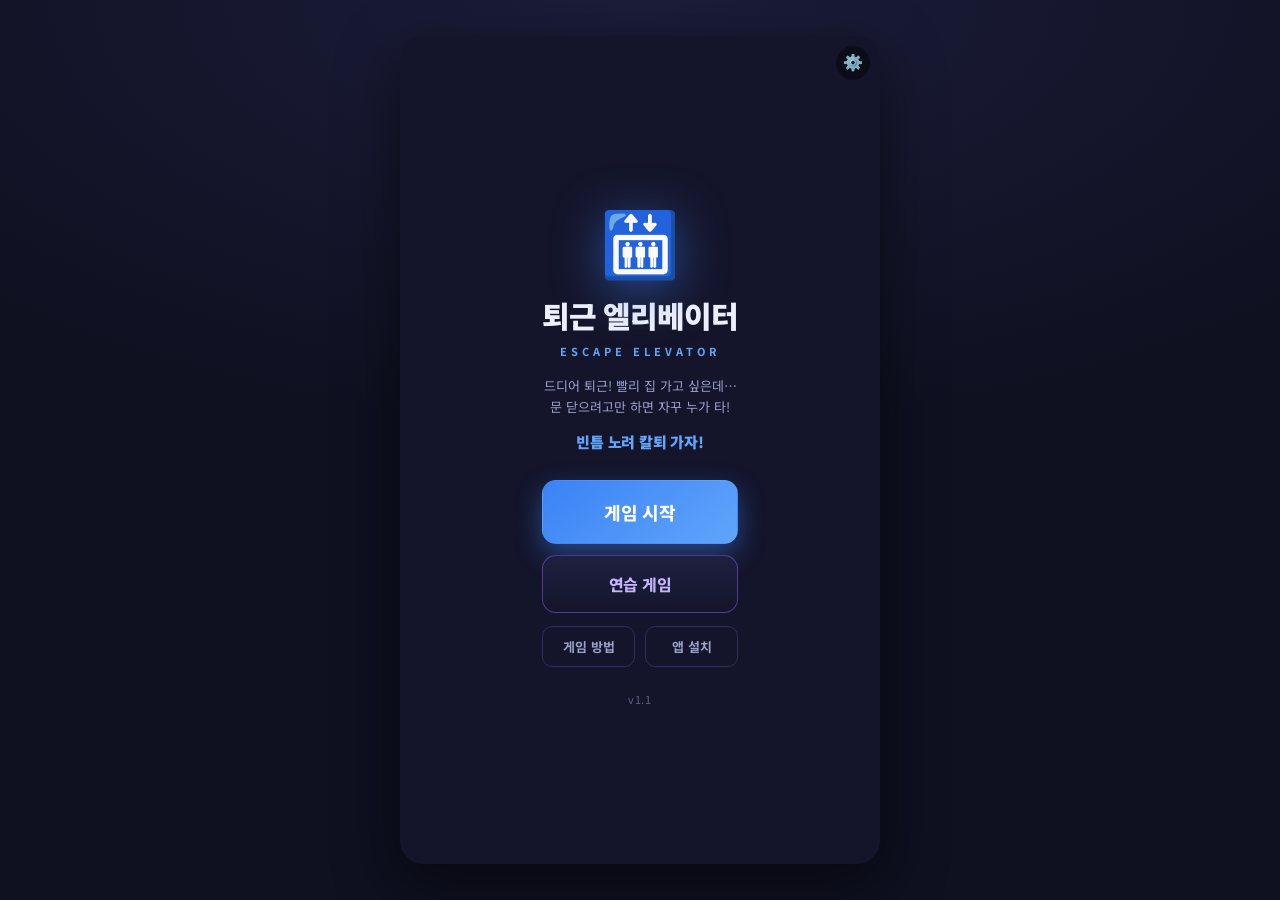
<file: index.html>
<!DOCTYPE html>
<html lang="ko">
<head>
<meta charset="UTF-8">
<meta name="viewport" content="width=device-width, initial-scale=1.0, maximum-scale=1.0, user-scalable=no, viewport-fit=cover">
<meta name="theme-color" content="#14152b">
<title>퇴근 엘리베이터 — Escape Elevator</title>
<link rel="manifest" href="manifest.webmanifest">
<link rel="icon" href="favicon.png" type="image/png">
<link rel="apple-touch-icon" href="icons/apple-touch-icon.png">
<meta name="mobile-web-app-capable" content="yes">
<meta name="apple-mobile-web-app-capable" content="yes">
<meta name="apple-mobile-web-app-status-bar-style" content="black-translucent">
<meta name="apple-mobile-web-app-title" content="퇴근 엘베">
<link href="https://fonts.googleapis.com/css2?family=Noto+Sans+KR:wght@400;700;900&display=swap" rel="stylesheet">
<link rel="stylesheet" href="styles.css">
</head>
<body>
<div id="app">
  <div class="settings-wrap">
    <button id="btnSettings" class="settings-btn" aria-label="설정">⚙️</button>
    <div class="settings-panel" id="settingsPanel">
      <button id="btnBgm" class="set-row"><span>🎵 배경음</span><span class="set-state" id="bgmState">ON</span></button>
      <button id="btnSfx" class="set-row"><span>🔊 효과음</span><span class="set-state" id="sfxState">ON</span></button>
      <button id="btnQuit" class="set-row set-quit">← 메인으로 나가기</button>
    </div>
  </div>

  <!-- ===== 메인 화면 ===== -->
  <section id="menu" class="screen active">
    <div class="menu-inner">
      <div class="logo">🛗</div>
      <h1>퇴근 엘리베이터</h1>
      <p class="subtitle">ESCAPE ELEVATOR</p>
      <p class="tagline">드디어 퇴근! 빨리 집 가고 싶은데…<br>문 닫으려고만 하면 자꾸 누가 타!</p>
      <p class="tag-cta">빈틈 노려 칼퇴 가자!</p>

      <div class="menu-actions">
        <button id="btnStart" class="menu-act primary">게임 시작</button>
        <button id="btnPractice" class="menu-act practice">연습 게임</button>
        <div class="menu-links">
          <button id="btnHelp" class="menu-link">게임 방법</button>
          <button id="btnInstall" class="menu-link">앱 설치</button>
        </div>
      </div>
      <div class="version">v1.1</div>
    </div>
  </section>

  <!-- ===== 게임 방법 화면 ===== -->
  <section id="helpScreen" class="screen">
    <div class="help-inner">
      <button id="btnHelpBack" class="back-btn">← 메인</button>
      <h2 class="stage-h">게임 방법</h2>

      <div class="help-card win">
        <div class="help-sub good">🎉 승리</div>
        <p class="help-line">제한 시간 안에 <b>20층 꼭대기 → 1층 로비</b>까지 엘리베이터로 내려가면 퇴근 성공!</p>
      </div>

      <div class="help-card lose">
        <div class="help-sub bad">🫠 게임 오버 (야근)</div>
        <p class="help-line"><b>하트 0개</b>가 되거나 <b>제한 시간</b>이 끝나면 게임 오버.</p>
      </div>

      <div class="help-card tip">
        <div class="help-sub">💡 꿀팁</div>
        <ul class="help-rules">
          <li>하늘에서 떨어지는 <b>❤️ 하트</b>를 탭해서 줍기</li>
          <li>승객이 <b>오는 중에 닫으면</b> 하트 −1 → 빈 틈을 노리기</li>
          <li>문 닫기는 <b>2초</b>만 버티면 한 층 내려감</li>
        </ul>
      </div>

      <div class="help-card pax">
        <div class="help-sub">🚶 승객</div>
        <div class="rules-pax">
          <div class="pax low"><span>🎓</span><b>인턴</b><i>느림</i><em class="pax-spd">×0.8</em></div>
          <div class="pax mid"><span>🧑‍💼</span><b>사원</b><i>보통</i><em class="pax-spd">×1.0</em></div>
          <div class="pax high"><span>📦</span><b>택배</b><i>빠름</i><em class="pax-spd">×1.3</em><em class="pax-eff">⏱ 문 1.5초 잠김</em></div>
          <div class="pax max"><span>👔</span><b>부장</b><i>더 빠름</i><em class="pax-spd">×1.5</em></div>
          <div class="pax ceo"><span>🕴️</span><b>대표</b><i>초고속</i><em class="pax-spd">×1.9</em></div>
        </div>
      </div>
    </div>
  </section>

  <!-- ===== 단계 선택 화면 ===== -->
  <section id="stageScreen" class="screen">
    <div class="stage-inner">
      <button id="btnBack" class="back-btn">← 메인</button>
      <h2 class="stage-h">단계 선택</h2>
      <p class="stage-sub">🏢 모든 단계 <b>20층</b> — 꼭대기에서 1층 로비까지 내려가면 퇴근 성공!</p>
      <div class="stage-list">
        <button class="stage-card s1" data-stage="1">
          <span class="sc-emoji">☕</span>
          <span class="sc-text"><b>1단계 · 느긋한 오후</b><i>승객 드뭄·느림</i></span>
          <span class="sc-meta"><span class="dots">●○○○○</span><span class="sc-heart">❤️×1</span><span class="sc-best">최고 점수 <b id="best1">0</b></span><span class="sc-floor">최고 도달 <b id="floor1">-</b></span></span>
        </button>
        <button class="stage-card s2" data-stage="2">
          <span class="sc-emoji">🚶</span>
          <span class="sc-text"><b>2단계 · 평범한 퇴근</b><i>표준 난이도</i></span>
          <span class="sc-meta"><span class="dots">●●○○○</span><span class="sc-heart">❤️×2</span><span class="sc-best">최고 점수 <b id="best2">0</b></span><span class="sc-floor">최고 도달 <b id="floor2">-</b></span></span>
        </button>
        <button class="stage-card s3" data-stage="3">
          <span class="sc-emoji">🏃</span>
          <span class="sc-text"><b>3단계 · 러시아워</b><i>자주·빠르게</i></span>
          <span class="sc-meta"><span class="dots">●●●○○</span><span class="sc-heart">❤️×3</span><span class="sc-best">최고 점수 <b id="best3">0</b></span><span class="sc-floor">최고 도달 <b id="floor3">-</b></span></span>
        </button>
        <button class="stage-card s4" data-stage="4">
          <span class="sc-emoji">🔥</span>
          <span class="sc-text"><b>4단계 · 야근 지옥</b><i>쉴 틈 없음</i></span>
          <span class="sc-meta"><span class="dots">●●●●○</span><span class="sc-heart">❤️×4</span><span class="sc-best">최고 점수 <b id="best4">0</b></span><span class="sc-floor">최고 도달 <b id="floor4">-</b></span></span>
        </button>
        <button class="stage-card s5" data-stage="5">
          <span class="sc-emoji">😈</span>
          <span class="sc-text"><b>5단계 · 대표님 등장</b><i>초고속 대표 🕴️ 출현</i></span>
          <span class="sc-meta"><span class="dots">●●●●●</span><span class="sc-heart">❤️×5</span><span class="sc-best">최고 점수 <b id="best5">0</b></span><span class="sc-floor">최고 도달 <b id="floor5">-</b></span></span>
        </button>
      </div>
    </div>
  </section>

  <!-- ===== 게임 화면 ===== -->
  <section id="game" class="screen">
    <header class="hud">
      <div class="stat"><span class="stat-l">층수</span><span class="stat-v"><b id="hudFloor">1</b>F</span></div>
      <div class="stat"><span class="stat-l">점수</span><span class="stat-v"><b id="hudScore">0</b></span></div>
      <div class="stat" id="timeStat" style="display:none"><span class="stat-l">시간</span><span class="stat-v" id="hudTime">2:30</span></div>
      <div class="stat combo" id="hudCombo"><span class="stat-l">콤보</span><span class="stat-v">🔥<b id="hudComboN">1</b></span></div>
      <div class="hearts" id="hearts"></div>
    </header>
    <div class="subbar">
      <span class="stage-tag" id="stageTag">2단계 · 20층 빌딩</span>
      <span class="goal-tag" id="goalTag">로비까지 19층</span>
      <button id="btnPause" class="icon-btn" aria-label="일시정지">⏸</button>
      <button id="btnExit" class="icon-btn" aria-label="나가기">←</button>
    </div>

    <div class="stage" id="stage">
      <div class="sky" id="sky"></div>
      <div class="elevator" id="elevator">
        <div class="ele-head"><b id="eleFloor">1</b>F</div>
        <div class="ele-cabin">
          <div class="door door-left" id="doorLeft"></div>
          <div class="door door-right" id="doorRight"></div>
        </div>
      </div>
      <div class="lane" id="lane"></div>
      <div class="floor-line"></div>
      <div class="descent-rail" id="descentRail">
        <div class="dr-fill" id="descentFill"></div>
        <div class="dr-flag">🏁</div>
      </div>
      <div class="countdown" id="countdown"></div>
      <div class="flash" id="flash"></div>
    </div>

    <div class="controls">
      <button id="btnClose" class="btn-close">
        <span id="closeLabel">🚪 문 닫기</span>
        <span id="closeFill" class="close-fill"></span>
      </button>
      <div class="key-hint">또는 <b>Space</b> · <b>↓</b> 키</div>
    </div>

    <div class="pause-overlay" id="pauseOverlay">
      <div class="pause-box">
        <div class="pause-title">⏸ 일시정지</div>
        <button id="btnResume" class="btn-primary">계속하기</button>
        <button id="btnPauseHome" class="btn-ghost">메인으로</button>
      </div>
    </div>
  </section>

  <!-- ===== 결과 화면 ===== -->
  <section id="result" class="screen">
    <div class="result-inner">
      <div class="result-emoji" id="rEmoji">🫠</div>
      <h2 id="rTitle">퇴근 실패…</h2>
      <div id="rRecord" class="record-badge">🎉 신기록!</div>
      <div class="result-stage" id="rStage">2단계 · 평범한 퇴근</div>
      <div class="result-score"><span class="lbl">최종 점수</span><b id="rScore">0</b></div>
      <div class="result-stats">
        <div class="rs"><span>도달 층수</span><b><span id="rFloor">1</span>F</b></div>
        <div class="rs"><span>출발 성공</span><b id="rSucc">0</b></div>
        <div class="rs"><span>방해 받음</span><b id="rFail">0</b></div>
        <div class="rs"><span>플레이 시간</span><b id="rTime">0:00</b></div>
        <div class="rs"><span>최고 점수</span><b id="rBest">0</b></div>
        <div class="rs"><span>최고 도달 층</span><b id="rBestFloor">-</b></div>
      </div>
      <div class="result-actions">
        <button id="btnNext" class="btn-primary" style="display:none">다음 단계 ▶</button>
        <button id="btnRetry" class="btn-primary">다시하기</button>
      </div>
      <button id="btnHome" class="btn-ghost">메인으로</button>
    </div>
  </section>

</div>

<script src="js/config.js"></script>
<script src="js/audio.js"></script>
<script src="js/storage.js"></script>
<script src="js/game.js"></script>
<script src="js/ui.js"></script>
<script src="js/main.js"></script>
</body>
</html>
</file>
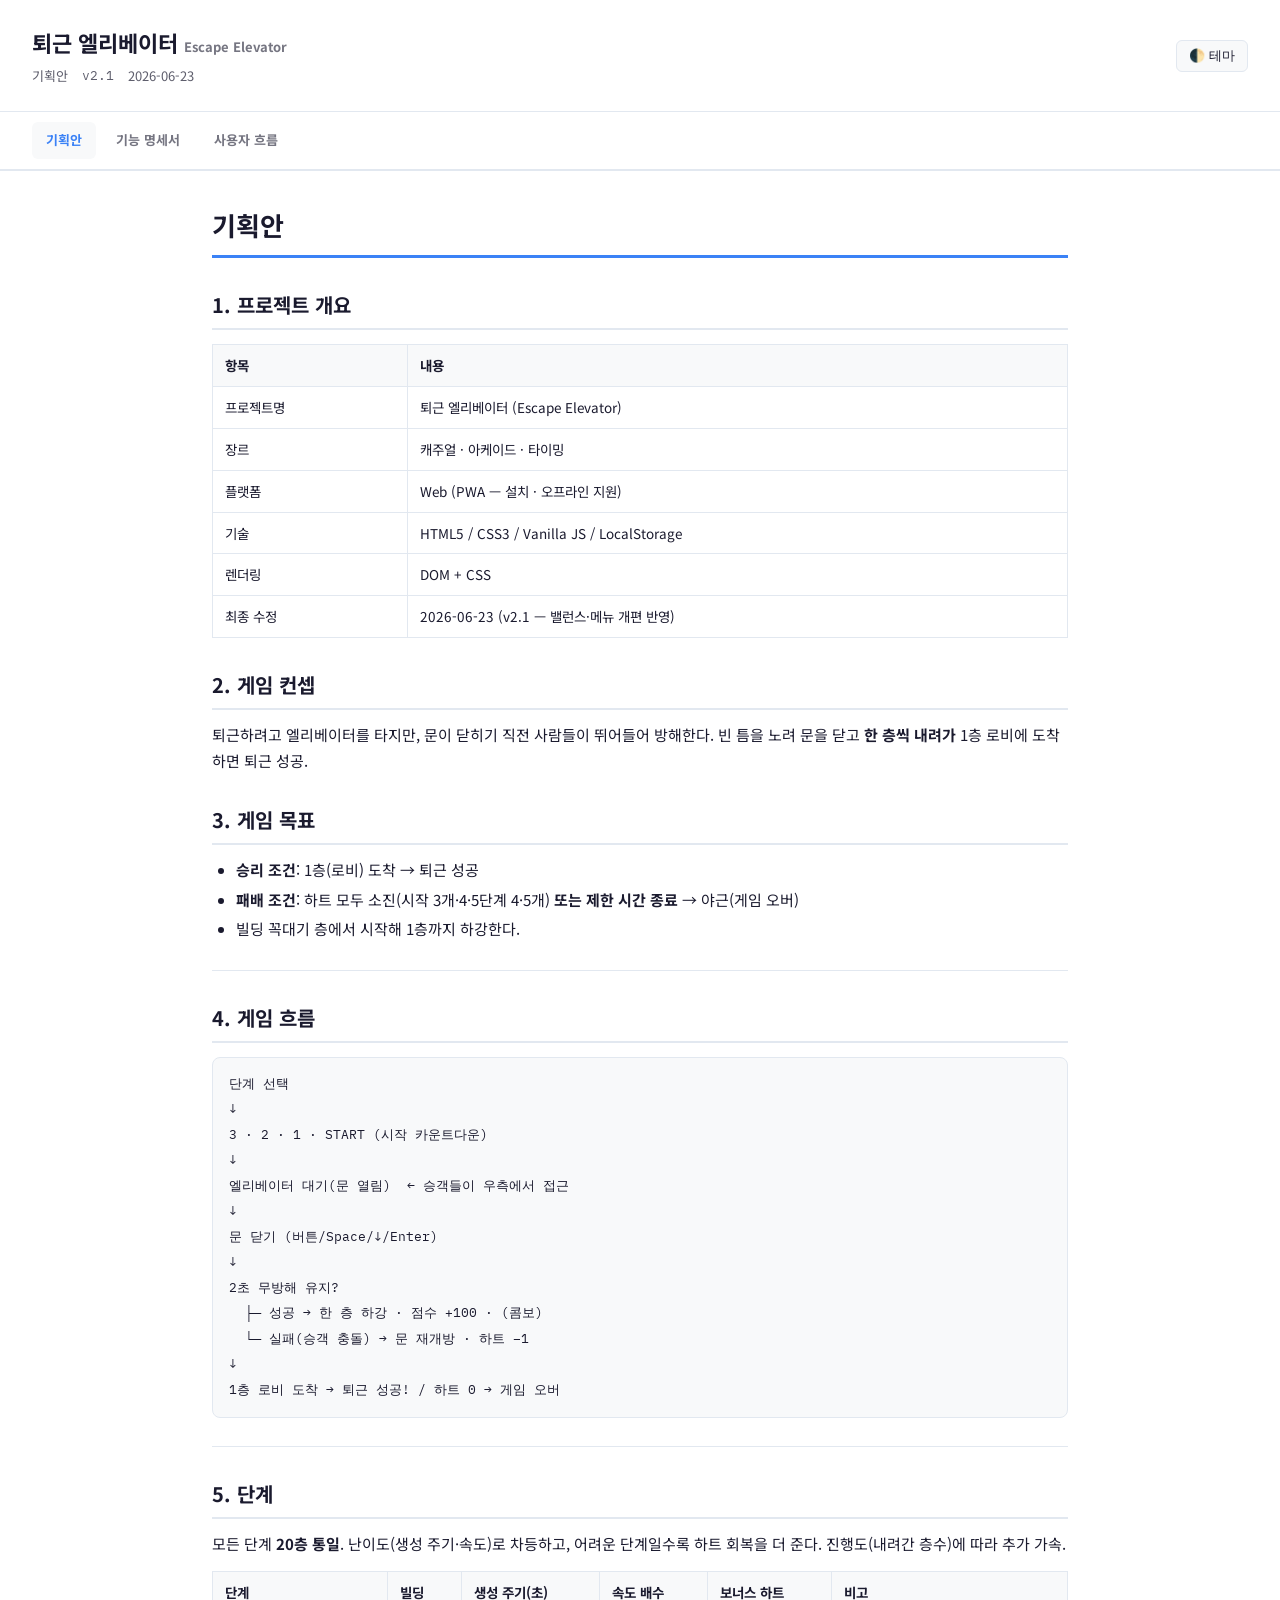
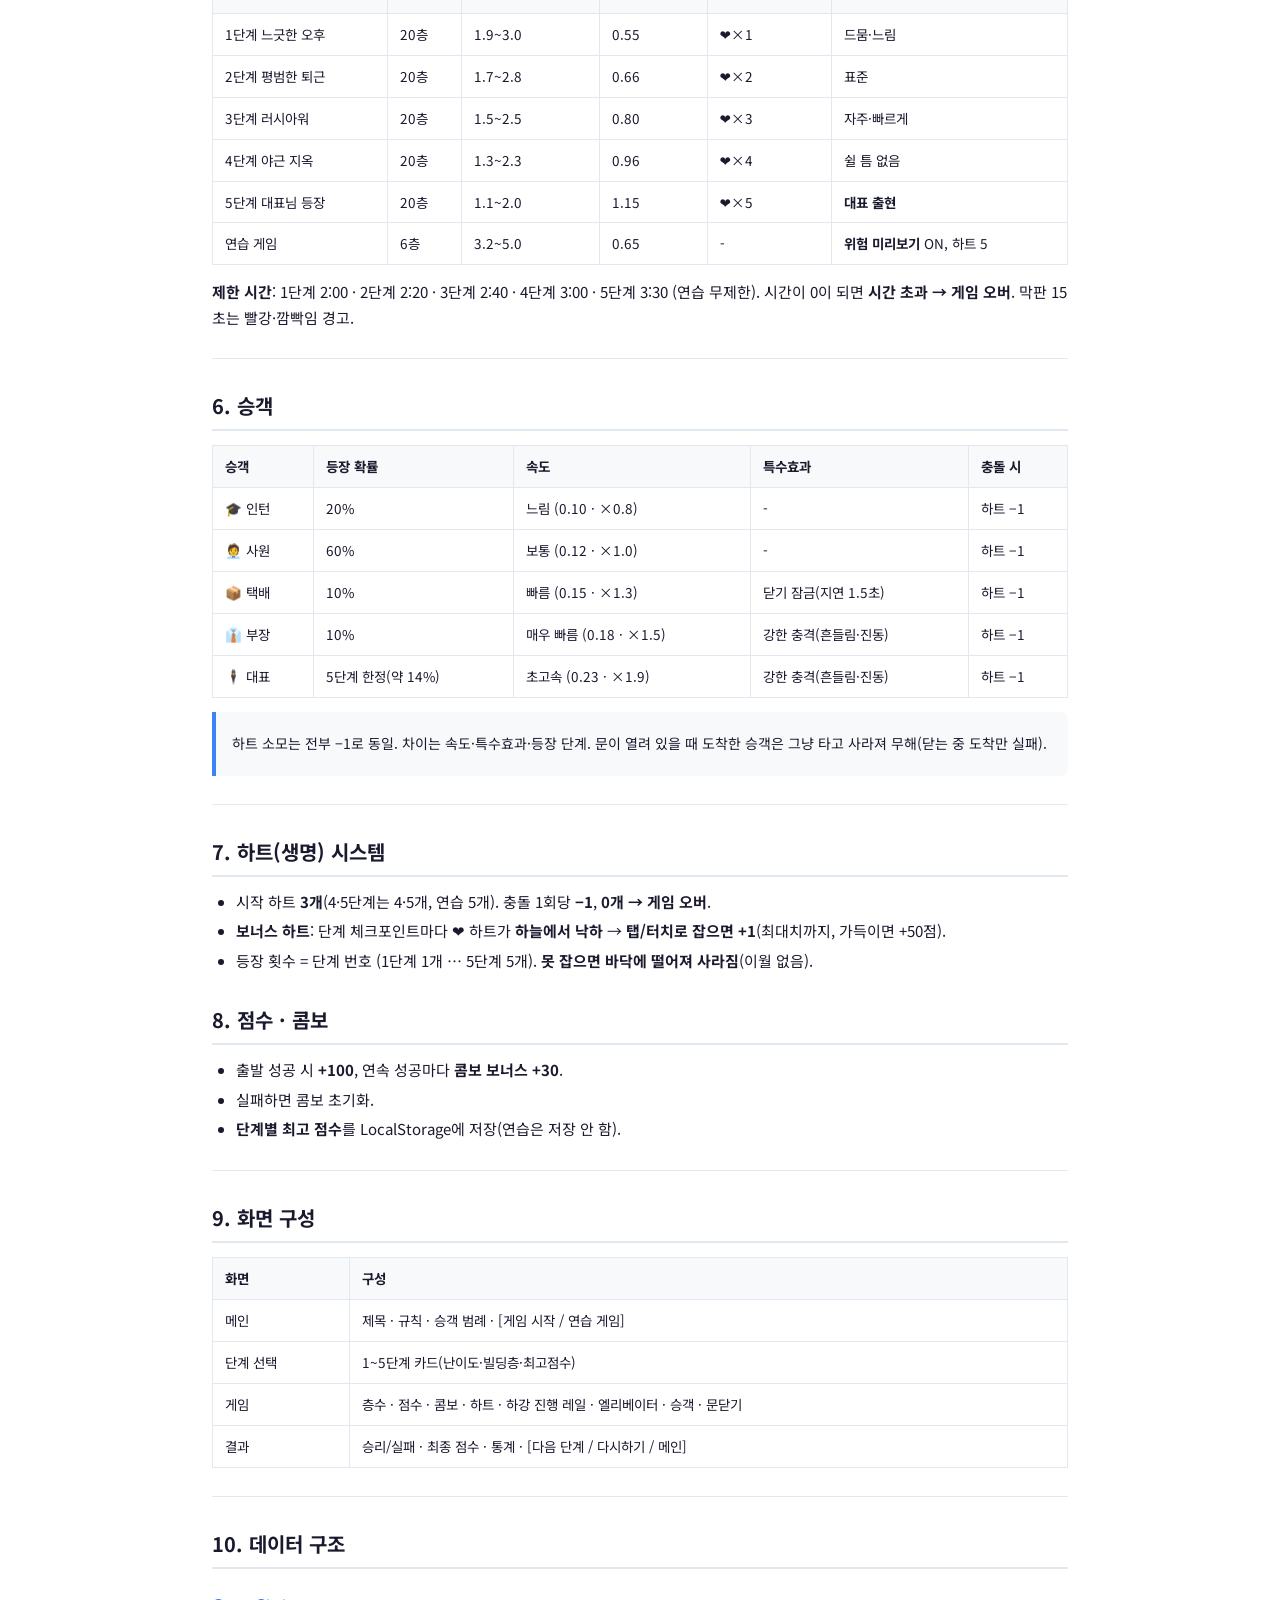
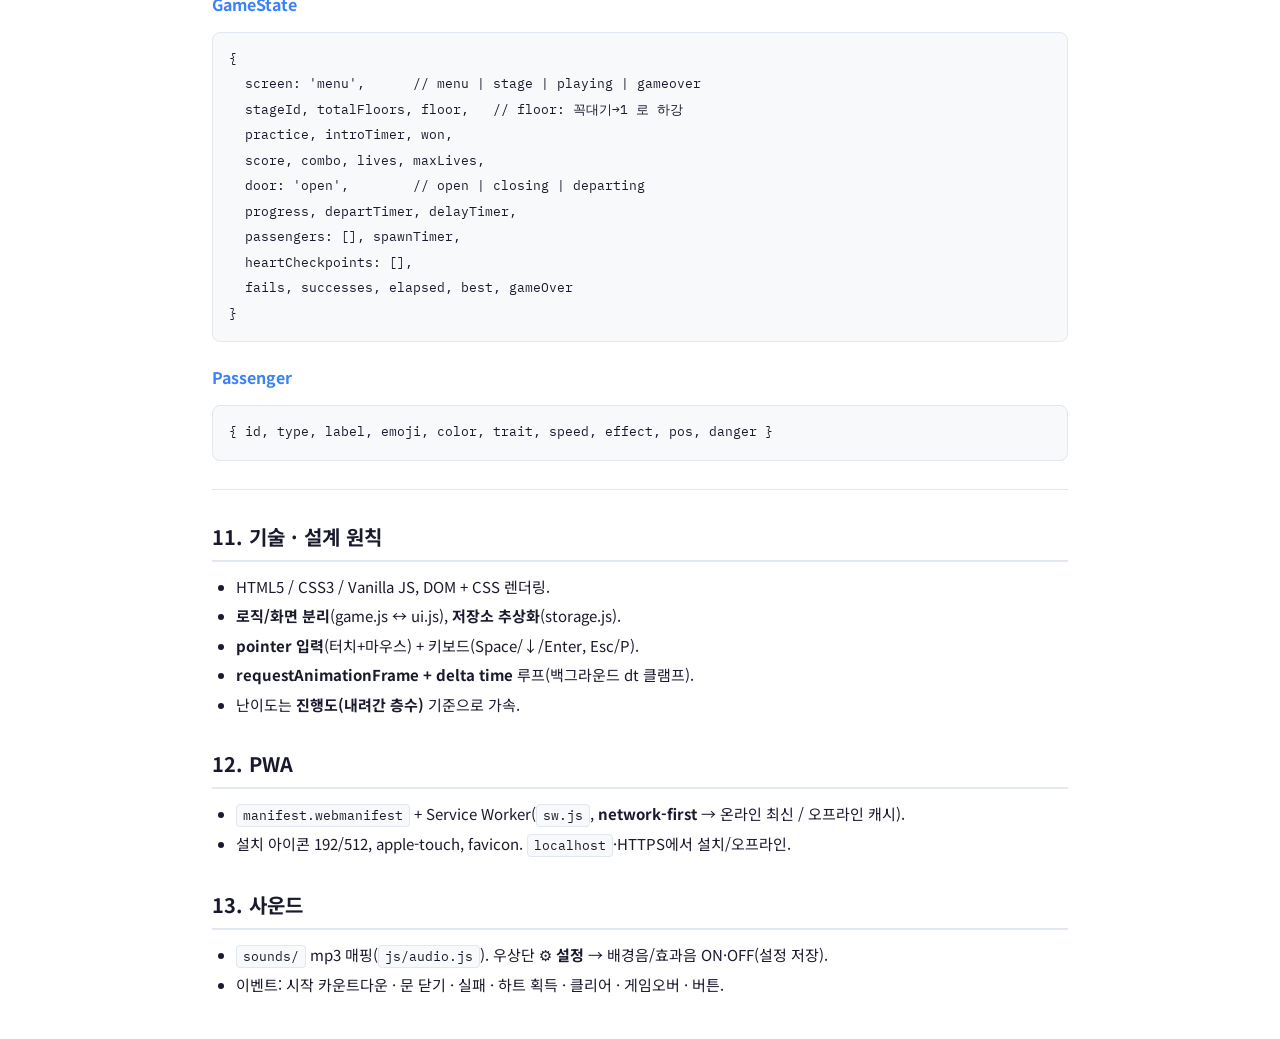
<file: docs/planning.html>
<!DOCTYPE html>
<html lang="ko"><head><meta charset="UTF-8">
<meta name="viewport" content="width=device-width, initial-scale=1.0">
<title>퇴근 엘리베이터 — 기획안</title>
<link href="https://fonts.googleapis.com/css2?family=Noto+Sans+KR:wght@400;700&family=IBM+Plex+Mono:wght@400;500&display=swap" rel="stylesheet">
<style>
:root{--bg:#fff;--surface:#f8f9fa;--text:#1a1a2e;--border:#e2e8f0;--mvp-yes:#10b981;--mvp-no:#ef4444;--mvp-partial:#f59e0b;--accent:#3b82f6;--radius:10px}
[data-theme="dark"]{--bg:#0f0f23;--surface:#1a1a2e;--text:#e2e8f0;--border:#2d2d44}
*{margin:0;padding:0;box-sizing:border-box}
html,body{height:100%}
body{font-family:'Noto Sans KR',system-ui,sans-serif;font-size:15px;line-height:1.7;color:var(--text);background:var(--bg);transition:background .3s,color .3s}
code,.mono{font-family:'IBM Plex Mono',monospace}
.header{padding:24px 32px;border-bottom:1px solid var(--border);display:flex;justify-content:space-between;align-items:center;flex-wrap:wrap;gap:12px;position:sticky;top:0;background:var(--bg);z-index:10}
.header h1{font-size:22px;font-weight:700}
.header-meta{display:flex;gap:14px;align-items:center;font-size:13px;opacity:.7;flex-wrap:wrap;margin-top:4px}
.docnav{display:flex;gap:6px;padding:10px 32px;border-bottom:2px solid var(--border);flex-wrap:wrap;overflow-x:auto}
.docnav a{padding:7px 14px;border-radius:6px;font-size:13px;font-weight:700;text-decoration:none;color:var(--text);opacity:.6;white-space:nowrap}
.docnav a:hover{opacity:1;background:var(--surface)}
.docnav a.active{opacity:1;color:var(--accent);background:var(--surface)}
.theme-toggle{cursor:pointer;padding:6px 12px;border:1px solid var(--border);border-radius:6px;background:var(--surface);color:var(--text);font-size:13px}
.doc{max-width:920px;margin:0 auto;padding:32px}
.doc h1{font-size:26px;font-weight:700;margin:36px 0 14px;padding-bottom:8px;border-bottom:3px solid var(--accent)}
.doc h1:first-child{margin-top:0}
.doc h2{font-size:20px;font-weight:700;margin:30px 0 12px;padding-bottom:6px;border-bottom:2px solid var(--border)}
.doc h3{font-size:16px;font-weight:700;margin:22px 0 8px;color:var(--accent)}
.doc p{margin:10px 0}.doc ul,.doc ol{margin:10px 0;padding-left:24px}.doc li{margin:4px 0}
.doc a{color:var(--accent);text-decoration:none}.doc a:hover{text-decoration:underline}
.doc hr{border:0;border-top:1px solid var(--border);margin:28px 0}
.doc table{width:100%;border-collapse:collapse;font-size:13.5px;margin:14px 0}
.doc th,.doc td{padding:9px 12px;border:1px solid var(--border);text-align:left;vertical-align:top}
.doc th{background:var(--surface);font-weight:700;white-space:nowrap}
[data-theme="dark"] .doc th{background:#2a2a4a}
.doc code{background:var(--surface);padding:2px 6px;border-radius:4px;font-size:13px;border:1px solid var(--border)}
.doc pre{background:var(--surface);border:1px solid var(--border);border-radius:8px;padding:14px 16px;overflow-x:auto;margin:14px 0}
.doc pre code{background:none;border:0;padding:0;font-size:13px;line-height:1.6}
.doc blockquote{margin:14px 0;padding:10px 16px;border-left:4px solid var(--accent);background:var(--surface);border-radius:0 8px 8px 0;font-size:14px}
@media(max-width:768px){.header,.docnav{padding-left:16px;padding-right:16px}.doc{padding:18px}}
</style></head><body>
<div class="header"><div><h1>퇴근 엘리베이터 <span style="font-size:13px;opacity:.6">Escape Elevator</span></h1>
<div class="header-meta"><span>기획안</span><span class="mono">v2.1</span><span>2026-06-23</span></div></div>
<button class="theme-toggle" onclick="toggleTheme()">🌓 테마</button></div>
<div class="docnav"><a href="planning.html" class="active">기획안</a><a href="기능명세서.html">기능 명세서</a><a href="user-flow.html">사용자 흐름</a></div>
<div class="doc">
<h1>기획안</h1>
<h2>1. 프로젝트 개요</h2>
<table>
<thead>
<tr>
<th>항목</th>
<th>내용</th>
</tr>
</thead>
<tbody>
<tr>
<td>프로젝트명</td>
<td>퇴근 엘리베이터 (Escape Elevator)</td>
</tr>
<tr>
<td>장르</td>
<td>캐주얼 · 아케이드 · 타이밍</td>
</tr>
<tr>
<td>플랫폼</td>
<td>Web (PWA — 설치 · 오프라인 지원)</td>
</tr>
<tr>
<td>기술</td>
<td>HTML5 / CSS3 / Vanilla JS / LocalStorage</td>
</tr>
<tr>
<td>렌더링</td>
<td>DOM + CSS</td>
</tr>
<tr>
<td>최종 수정</td>
<td>2026-06-23 (v2.1 — 밸런스·메뉴 개편 반영)</td>
</tr>
</tbody>
</table>
<h2>2. 게임 컨셉</h2>
<p>퇴근하려고 엘리베이터를 타지만, 문이 닫히기 직전 사람들이 뛰어들어 방해한다.
빈 틈을 노려 문을 닫고 <strong>한 층씩 내려가</strong> 1층 로비에 도착하면 퇴근 성공.</p>
<h2>3. 게임 목표</h2>
<ul>
<li><strong>승리 조건</strong>: 1층(로비) 도착 → 퇴근 성공</li>
<li><strong>패배 조건</strong>: 하트 모두 소진(시작 3개·4·5단계 4·5개) <strong>또는 제한 시간 종료</strong> → 야근(게임 오버)</li>
<li>빌딩 꼭대기 층에서 시작해 1층까지 하강한다.</li>
</ul>
<hr />
<h2>4. 게임 흐름</h2>
<pre><code>단계 선택
↓
3 · 2 · 1 · START (시작 카운트다운)
↓
엘리베이터 대기(문 열림)  ← 승객들이 우측에서 접근
↓
문 닫기 (버튼/Space/↓/Enter)
↓
2초 무방해 유지?
  ├─ 성공 → 한 층 하강 · 점수 +100 · (콤보)
  └─ 실패(승객 충돌) → 문 재개방 · 하트 −1
↓
1층 로비 도착 → 퇴근 성공! / 하트 0 → 게임 오버
</code></pre>
<hr />
<h2>5. 단계</h2>
<p>모든 단계 <strong>20층 통일</strong>. 난이도(생성 주기·속도)로 차등하고, 어려운 단계일수록 하트 회복을 더 준다. 진행도(내려간 층수)에 따라 추가 가속.</p>
<table>
<thead>
<tr>
<th>단계</th>
<th>빌딩</th>
<th>생성 주기(초)</th>
<th>속도 배수</th>
<th>보너스 하트</th>
<th>비고</th>
</tr>
</thead>
<tbody>
<tr>
<td>1단계 느긋한 오후</td>
<td>20층</td>
<td>1.9~3.0</td>
<td>0.55</td>
<td>❤️×1</td>
<td>드뭄·느림</td>
</tr>
<tr>
<td>2단계 평범한 퇴근</td>
<td>20층</td>
<td>1.7~2.8</td>
<td>0.66</td>
<td>❤️×2</td>
<td>표준</td>
</tr>
<tr>
<td>3단계 러시아워</td>
<td>20층</td>
<td>1.5~2.5</td>
<td>0.80</td>
<td>❤️×3</td>
<td>자주·빠르게</td>
</tr>
<tr>
<td>4단계 야근 지옥</td>
<td>20층</td>
<td>1.3~2.3</td>
<td>0.96</td>
<td>❤️×4</td>
<td>쉴 틈 없음</td>
</tr>
<tr>
<td>5단계 대표님 등장</td>
<td>20층</td>
<td>1.1~2.0</td>
<td>1.15</td>
<td>❤️×5</td>
<td><strong>대표 출현</strong></td>
</tr>
<tr>
<td>연습 게임</td>
<td>6층</td>
<td>3.2~5.0</td>
<td>0.65</td>
<td>-</td>
<td><strong>위험 미리보기</strong> ON, 하트 5</td>
</tr>
</tbody>
</table>
<p><strong>제한 시간</strong>: 1단계 2:00 · 2단계 2:20 · 3단계 2:40 · 4단계 3:00 · 5단계 3:30 (연습 무제한). 시간이 0이 되면 <strong>시간 초과 → 게임 오버</strong>. 막판 15초는 빨강·깜빡임 경고.</p>
<hr />
<h2>6. 승객</h2>
<table>
<thead>
<tr>
<th>승객</th>
<th>등장 확률</th>
<th>속도</th>
<th>특수효과</th>
<th>충돌 시</th>
</tr>
</thead>
<tbody>
<tr>
<td>🎓 인턴</td>
<td>20%</td>
<td>느림 (0.10 · ×0.8)</td>
<td>-</td>
<td>하트 −1</td>
</tr>
<tr>
<td>🧑‍💼 사원</td>
<td>60%</td>
<td>보통 (0.12 · ×1.0)</td>
<td>-</td>
<td>하트 −1</td>
</tr>
<tr>
<td>📦 택배</td>
<td>10%</td>
<td>빠름 (0.15 · ×1.3)</td>
<td>닫기 잠금(지연 1.5초)</td>
<td>하트 −1</td>
</tr>
<tr>
<td>👔 부장</td>
<td>10%</td>
<td>매우 빠름 (0.18 · ×1.5)</td>
<td>강한 충격(흔들림·진동)</td>
<td>하트 −1</td>
</tr>
<tr>
<td>🕴️ 대표</td>
<td>5단계 한정(약 14%)</td>
<td>초고속 (0.23 · ×1.9)</td>
<td>강한 충격(흔들림·진동)</td>
<td>하트 −1</td>
</tr>
</tbody>
</table>
<blockquote>
<p>하트 소모는 전부 −1로 동일. 차이는 속도·특수효과·등장 단계.
문이 열려 있을 때 도착한 승객은 그냥 타고 사라져 무해(닫는 중 도착만 실패).</p>
</blockquote>
<hr />
<h2>7. 하트(생명) 시스템</h2>
<ul>
<li>시작 하트 <strong>3개</strong>(4·5단계는 4·5개, 연습 5개). 충돌 1회당 <strong>−1</strong>, <strong>0개 → 게임 오버</strong>.</li>
<li><strong>보너스 하트</strong>: 단계 체크포인트마다 ❤️ 하트가 <strong>하늘에서 낙하</strong> → <strong>탭/터치로 잡으면 +1</strong>(최대치까지, 가득이면 +50점).</li>
<li>등장 횟수 = 단계 번호 (1단계 1개 … 5단계 5개). <strong>못 잡으면 바닥에 떨어져 사라짐</strong>(이월 없음).</li>
</ul>
<h2>8. 점수 · 콤보</h2>
<ul>
<li>출발 성공 시 <strong>+100</strong>, 연속 성공마다 <strong>콤보 보너스 +30</strong>.</li>
<li>실패하면 콤보 초기화.</li>
<li><strong>단계별 최고 점수</strong>를 LocalStorage에 저장(연습은 저장 안 함).</li>
</ul>
<hr />
<h2>9. 화면 구성</h2>
<table>
<thead>
<tr>
<th>화면</th>
<th>구성</th>
</tr>
</thead>
<tbody>
<tr>
<td>메인</td>
<td>제목 · 규칙 · 승객 범례 · [게임 시작 / 연습 게임]</td>
</tr>
<tr>
<td>단계 선택</td>
<td>1~5단계 카드(난이도·빌딩층·최고점수)</td>
</tr>
<tr>
<td>게임</td>
<td>층수 · 점수 · 콤보 · 하트 · 하강 진행 레일 · 엘리베이터 · 승객 · 문닫기</td>
</tr>
<tr>
<td>결과</td>
<td>승리/실패 · 최종 점수 · 통계 · [다음 단계 / 다시하기 / 메인]</td>
</tr>
</tbody>
</table>
<hr />
<h2>10. 데이터 구조</h2>
<h3>GameState</h3>
<pre><code class="language-javascript">{
  screen: 'menu',      // menu | stage | playing | gameover
  stageId, totalFloors, floor,   // floor: 꼭대기→1 로 하강
  practice, introTimer, won,
  score, combo, lives, maxLives,
  door: 'open',        // open | closing | departing
  progress, departTimer, delayTimer,
  passengers: [], spawnTimer,
  heartCheckpoints: [],
  fails, successes, elapsed, best, gameOver
}
</code></pre>
<h3>Passenger</h3>
<pre><code class="language-javascript">{ id, type, label, emoji, color, trait, speed, effect, pos, danger }
</code></pre>
<hr />
<h2>11. 기술 · 설계 원칙</h2>
<ul>
<li>HTML5 / CSS3 / Vanilla JS, DOM + CSS 렌더링.</li>
<li><strong>로직/화면 분리</strong>(game.js ↔ ui.js), <strong>저장소 추상화</strong>(storage.js).</li>
<li><strong>pointer 입력</strong>(터치+마우스) + 키보드(Space/↓/Enter, Esc/P).</li>
<li><strong>requestAnimationFrame + delta time</strong> 루프(백그라운드 dt 클램프).</li>
<li>난이도는 <strong>진행도(내려간 층수)</strong> 기준으로 가속.</li>
</ul>
<h2>12. PWA</h2>
<ul>
<li><code>manifest.webmanifest</code> + Service Worker(<code>sw.js</code>, <strong>network-first</strong> → 온라인 최신 / 오프라인 캐시).</li>
<li>설치 아이콘 192/512, apple-touch, favicon. <code>localhost</code>·HTTPS에서 설치/오프라인.</li>
</ul>
<h2>13. 사운드</h2>
<ul>
<li><code>sounds/</code> mp3 매핑(<code>js/audio.js</code>). 우상단 <strong>⚙ 설정</strong> → 배경음/효과음 ON·OFF(설정 저장).</li>
<li>이벤트: 시작 카운트다운 · 문 닫기 · 실패 · 하트 획득 · 클리어 · 게임오버 · 버튼.</li>
</ul>
</div>
<script>
function toggleTheme(){var e=document.documentElement;e.setAttribute('data-theme',e.getAttribute('data-theme')==='dark'?'light':'dark');try{localStorage.setItem('ee-theme',e.getAttribute('data-theme'))}catch(x){}}
(function(){try{var t=localStorage.getItem('ee-theme');if(t)document.documentElement.setAttribute('data-theme',t)}catch(x){}})();
</script></body></html>
</file>
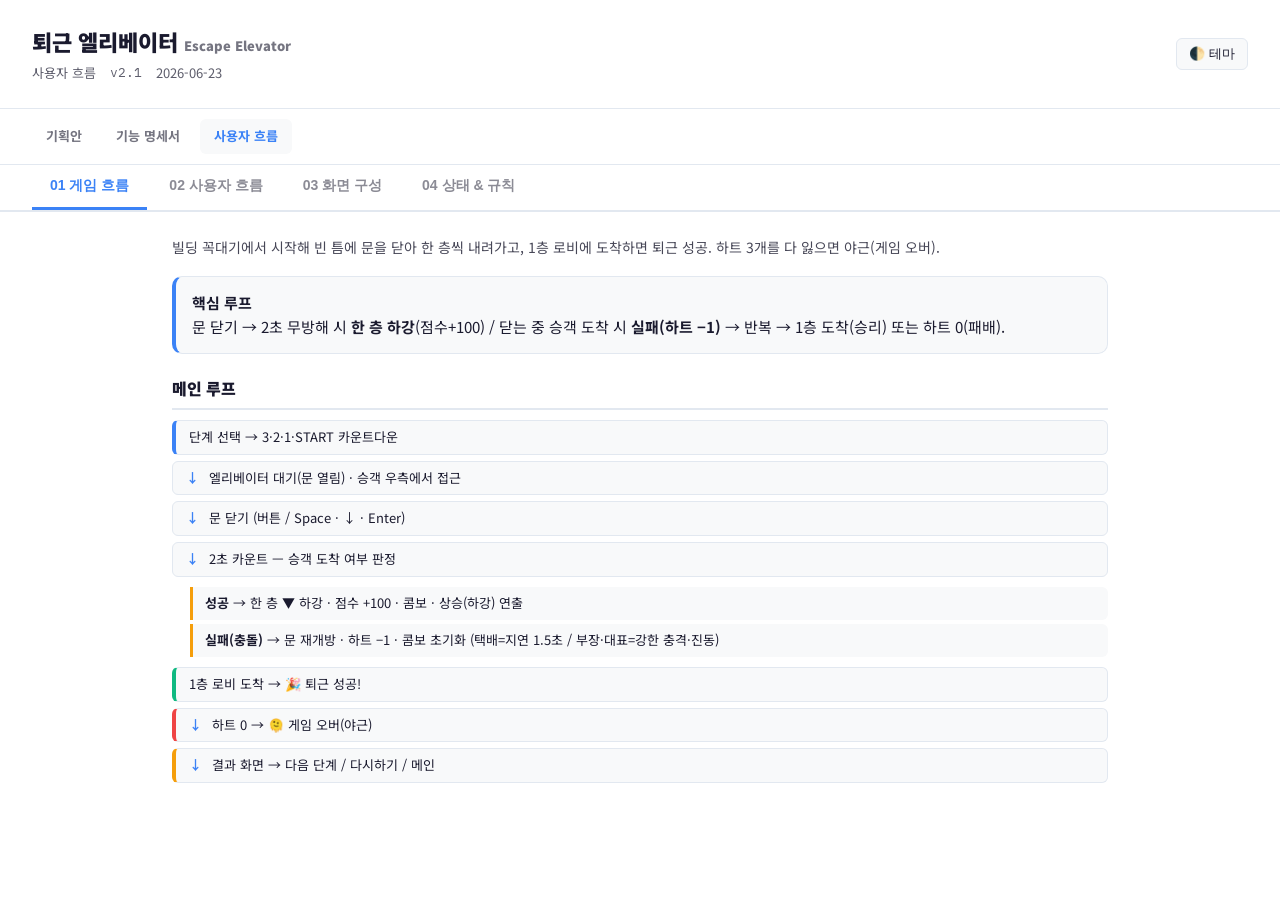
<file: docs/user-flow.html>
<!DOCTYPE html>
<html lang="ko">
<head>
<meta charset="UTF-8">
<meta name="viewport" content="width=device-width, initial-scale=1.0">
<title>퇴근 엘리베이터 — 사용자 흐름</title>
<link href="https://fonts.googleapis.com/css2?family=Noto+Sans+KR:wght@400;700;900&family=IBM+Plex+Mono:wght@400;500&display=swap" rel="stylesheet">
<style>
:root{--bg:#fff;--surface:#f8f9fa;--text:#1a1a2e;--border:#e2e8f0;--good:#10b981;--bad:#ef4444;--warn:#f59e0b;--accent:#3b82f6;--accent2:#60a5fa;--ceo:#a855f7;--radius:10px}
[data-theme="dark"]{--bg:#0f0f23;--surface:#1a1a2e;--text:#e2e8f0;--border:#2d2d44}
*{margin:0;padding:0;box-sizing:border-box}
body{font-family:'Noto Sans KR',sans-serif;font-size:15px;line-height:1.6;color:var(--text);background:var(--bg);transition:.3s}
code,.mono{font-family:'IBM Plex Mono',monospace}
.header{padding:24px 32px;border-bottom:1px solid var(--border);display:flex;justify-content:space-between;align-items:center;flex-wrap:wrap;gap:12px}
.header h1{font-size:22px;font-weight:900}
.header-meta{display:flex;gap:14px;align-items:center;font-size:13px;opacity:.7;flex-wrap:wrap;margin-top:4px}
.theme-toggle{cursor:pointer;padding:6px 12px;border:1px solid var(--border);border-radius:6px;background:var(--surface);color:var(--text);font-size:13px}
.docnav{display:flex;gap:6px;padding:10px 32px;border-bottom:1px solid var(--border);flex-wrap:wrap}
.docnav a{padding:7px 14px;border-radius:6px;font-size:13px;font-weight:700;text-decoration:none;color:var(--text);opacity:.6;white-space:nowrap}
.docnav a:hover{opacity:1;background:var(--surface)}
.docnav a.active{opacity:1;color:var(--accent);background:var(--surface)}
.tabs{display:flex;border-bottom:2px solid var(--border);padding:0 32px;gap:4px;overflow-x:auto}
.tab-btn{padding:12px 18px;cursor:pointer;border:none;background:none;font-size:14px;font-weight:700;color:var(--text);opacity:.5;border-bottom:3px solid transparent;white-space:nowrap}
.tab-btn.active{opacity:1;border-bottom-color:var(--accent);color:var(--accent)}
.tab-content{display:none;padding:24px 32px;max-width:1000px;margin:0 auto}
.tab-content.active{display:block}
.intro{font-size:14px;opacity:.8;margin-bottom:18px}
.principle-box{background:var(--surface);border:1px solid var(--border);border-left:4px solid var(--accent);border-radius:var(--radius);padding:14px 16px;margin-bottom:18px}
.flow-title{font-size:16px;font-weight:900;margin:22px 0 10px;padding-bottom:6px;border-bottom:2px solid var(--border)}
.step-flow{display:flex;flex-direction:column;gap:6px;margin:10px 0}
.step{padding:7px 13px;background:var(--surface);border:1px solid var(--border);border-radius:6px;font-size:13px;line-height:1.45}
.step:not(:first-child)::before{content:"↓ ";color:var(--accent);font-weight:700;margin-right:6px}
.step.start{border-left:4px solid var(--accent)}
.step.good{border-left:4px solid var(--good)}
.step.bad{border-left:4px solid var(--bad)}
.step.end{border-left:4px solid var(--warn)}
.branch{margin:4px 0 4px 18px;padding:6px 12px;border-left:3px solid var(--warn);font-size:13px;background:var(--surface);border-radius:0 6px 6px 0}
.edge{margin:5px 0;padding:8px 12px;border-left:3px solid var(--bad);font-size:13px;background:var(--surface);border-radius:0 6px 6px 0}
.edge b{color:var(--bad);margin-right:6px}
.grid{display:grid;grid-template-columns:repeat(auto-fill,minmax(210px,1fr));gap:10px;margin:8px 0}
.node{padding:12px;border:1px solid var(--border);border-radius:8px;font-size:13px;background:var(--surface);border-top:3px solid var(--accent)}
.node b{display:block;margin-bottom:6px}.node span{font-size:11.5px;opacity:.75;line-height:1.7}
table{width:100%;border-collapse:collapse;font-size:13px;margin:12px 0}
th,td{padding:8px 10px;border:1px solid var(--border);text-align:left}
th{background:var(--surface);font-weight:700;white-space:nowrap}
[data-theme="dark"] th{background:#2a2a4a}
.tag{display:inline-block;padding:1px 8px;border-radius:8px;font-size:11px;font-weight:700;color:#fff}
@media(max-width:768px){.header,.docnav,.tabs{padding-left:16px;padding-right:16px}.tab-content{padding:16px}}
</style>
</head>
<body>
<div class="header">
  <div><h1>퇴근 엘리베이터 <span style="font-size:13px;opacity:.6">Escape Elevator</span></h1>
  <div class="header-meta"><span>사용자 흐름</span><span class="mono">v2.1</span><span>2026-06-23</span></div></div>
  <button class="theme-toggle" onclick="toggleTheme()">🌓 테마</button>
</div>
<div class="docnav">
  <a href="planning.html">기획안</a>
  <a href="기능명세서.html">기능 명세서</a>
  <a href="user-flow.html" class="active">사용자 흐름</a>
</div>
<div class="tabs">
  <button class="tab-btn active" onclick="showTab('t1',this)">01 게임 흐름</button>
  <button class="tab-btn" onclick="showTab('t2',this)">02 사용자 흐름</button>
  <button class="tab-btn" onclick="showTab('t3',this)">03 화면 구성</button>
  <button class="tab-btn" onclick="showTab('t4',this)">04 상태 &amp; 규칙</button>
</div>

<!-- ===== 게임 흐름 ===== -->
<div id="t1" class="tab-content active">
  <p class="intro">빌딩 꼭대기에서 시작해 빈 틈에 문을 닫아 한 층씩 내려가고, 1층 로비에 도착하면 퇴근 성공. 하트 3개를 다 잃으면 야근(게임 오버).</p>
  <div class="principle-box"><b>핵심 루프</b><br>문 닫기 → 2초 무방해 시 <b>한 층 하강</b>(점수+100) / 닫는 중 승객 도착 시 <b>실패(하트 −1)</b> → 반복 → 1층 도착(승리) 또는 하트 0(패배).</div>
  <div class="flow-title">메인 루프</div>
  <div class="step-flow">
    <div class="step start">단계 선택 → 3·2·1·START 카운트다운</div>
    <div class="step">엘리베이터 대기(문 열림) · 승객 우측에서 접근</div>
    <div class="step">문 닫기 (버튼 / Space · ↓ · Enter)</div>
    <div class="step">2초 카운트 — 승객 도착 여부 판정</div>
  </div>
  <div style="margin:10px 0">
    <div class="branch"><b>성공</b> → 한 층 ▼ 하강 · 점수 +100 · 콤보 · 상승(하강) 연출</div>
    <div class="branch"><b>실패(충돌)</b> → 문 재개방 · 하트 −1 · 콤보 초기화 (택배=지연 1.5초 / 부장·대표=강한 충격·진동)</div>
  </div>
  <div class="step-flow">
    <div class="step good">1층 로비 도착 → 🎉 퇴근 성공!</div>
    <div class="step bad">하트 0 → 🫠 게임 오버(야근)</div>
    <div class="step end">결과 화면 → 다음 단계 / 다시하기 / 메인</div>
  </div>
</div>

<!-- ===== 사용자 흐름 ===== -->
<div id="t2" class="tab-content">
  <p class="intro">플레이어 관점 시나리오와 예외.</p>

  <div class="flow-title">S1. 단계 선택 ~ 첫 하강</div>
  <div class="step-flow">
    <div class="step start">메인 → 게임 시작 → 단계 선택(1~5) 또는 연습</div>
    <div class="step">카운트다운(3·2·1·START) 동안 대기</div>
    <div class="step">빈 틈에 문 닫기 → 2초 유지</div>
    <div class="step good">첫 출발 성공 → 한 층 하강</div>
  </div>

  <div class="flow-title">S2. 연습 게임 (위험 미리보기)</div>
  <div class="step-flow">
    <div class="step start">메인 → 연습 게임 (6층 · 하트 5)</div>
    <div class="step bad">지금 닫으면 늦는 승객 = 빨간 펄스 + <b>!</b> 표시</div>
    <div class="step good">위험 표시 없을 때 닫기 연습 → 타이밍 학습</div>
  </div>

  <div class="flow-title">S3. 실패 (승객 충돌)</div>
  <div class="step-flow">
    <div class="step">문 닫는 중 승객 도착</div>
    <div class="step bad">문 재개방 · 하트 −1 · 흔들림/진동</div>
    <div class="step good">체크포인트마다 ❤️ 하트 낙하 → 탭해서 잡으면 +1</div>
  </div>
  <div class="branch"><b>택배</b> 충돌 → 잠깐 닫기 잠금(지연 1.5초)</div>
  <div class="branch"><b>부장 / 대표</b> 충돌 → 강한 충격(화면 흔들림·강한 진동), 대표는 초고속이라 가장 위험(5단계)</div>

  <div class="flow-title">S4. 클리어 ~ 다음 단계</div>
  <div class="step-flow">
    <div class="step good">1층 도착 → 퇴근 성공! · 단계별 최고 점수 저장</div>
    <div class="step end">결과 → "다음 단계 ▶" (5단계까지) / "다시하기" / "메인"</div>
  </div>

  <div class="flow-title">엣지 케이스</div>
  <div class="edge"><b>연타</b> 닫는 중 추가 입력 무시(중복 타이머 방지)</div>
  <div class="edge"><b>일시정지</b> ⏸ / Esc · P → 갱신·입력 정지, 오버레이</div>
  <div class="edge"><b>백그라운드</b> 탭 비활성 시 delta time 클램프로 폭주 방지</div>
  <div class="edge"><b>저장소 차단</b> LocalStorage 불가 시 메모리 폴백(최고 점수 비영구)</div>
  <div class="edge"><b>사운드</b> mp3 없거나 음소거면 무음, 효과음·배경음 개별 토글</div>
</div>

<!-- ===== 화면 구성 ===== -->
<div id="t3" class="tab-content">
  <p class="intro">화면 전환: 메인 → (게임 방법) → 단계 선택 → 게임 → 결과. 규칙은 별도 <b>게임 방법</b> 화면으로 분리, 오디오는 우상단 <b>⚙ 설정</b>에 통합.</p>
  <div class="grid">
    <div class="node"><b>① 메인</b><span>제목 · 스토리<br>[게임 시작 / 연습 게임]<br>[게임 방법 / 앱 설치]<br>⚙ 설정(배경음·효과음·나가기)</span></div>
    <div class="node" style="border-top-color:var(--accent2)"><b>② 단계 선택</b><span>1~5단계 카드<br>난이도 · 빌딩 층수 · 최고 점수</span></div>
    <div class="node" style="border-top-color:var(--good)"><b>③ 게임</b><span>층수 · 점수 · 콤보 · 하트<br>하강 진행 레일 🛗→🏁<br>엘리베이터 · 승객 · 문닫기 · ⏸</span></div>
    <div class="node" style="border-top-color:var(--warn)"><b>④ 결과</b><span>승리/실패 · 최종 점수<br>통계 · 최고 점수<br>[다음 단계 / 다시하기 / 메인]</span></div>
  </div>
  <div class="flow-title">전환 흐름</div>
  <div class="step-flow">
    <div class="step start">① 메인 → (게임 시작) → ② 단계 선택</div>
    <div class="step">② → (단계 클릭) → ③ 게임</div>
    <div class="step bad">③ → (하트 0 / 1층 도착) → ④ 결과</div>
    <div class="step good">④ → (다음 단계/다시하기) → ③ 게임 / (메인) → ①</div>
  </div>
</div>

<!-- ===== 상태 & 규칙 ===== -->
<div id="t4" class="tab-content">
  <p class="intro">상태 전이 · 단계 · 승객 · 밸런스. 상세는 기능 명세서 참고.</p>

  <div class="flow-title">상태 전이</div>
  <table>
    <tr><th>현재</th><th>이벤트</th><th>다음</th></tr>
    <tr><td>메뉴</td><td>단계/연습 선택</td><td>게임(카운트다운)</td></tr>
    <tr><td>문 열림</td><td>문 닫기</td><td>닫는 중</td></tr>
    <tr><td>닫는 중</td><td>2초 무방해</td><td style="color:var(--good)">한 층 하강</td></tr>
    <tr><td>닫는 중</td><td>승객 충돌</td><td style="color:var(--bad)">문 열림 · 하트 −1</td></tr>
    <tr><td>플레이</td><td>1층 도착</td><td style="color:var(--good)">승리</td></tr>
    <tr><td>플레이</td><td>하트 0</td><td style="color:var(--bad)">패배(야근)</td></tr>
    <tr><td>플레이</td><td>제한 시간 0</td><td style="color:var(--bad)">패배(시간 초과)</td></tr>
  </table>

  <div class="flow-title">단계</div>
  <table>
    <tr><th>단계</th><th>빌딩</th><th>난이도</th><th>하트 회복</th><th>비고</th></tr>
    <tr><td>1 느긋한 오후</td><td>20층</td><td>★</td><td>❤️×1</td><td>드뭄·느림</td></tr>
    <tr><td>2 평범한 퇴근</td><td>20층</td><td>★★</td><td>❤️×2</td><td>표준</td></tr>
    <tr><td>3 러시아워</td><td>20층</td><td>★★★</td><td>❤️×3</td><td>자주·빠르게</td></tr>
    <tr><td>4 야근 지옥</td><td>20층</td><td>★★★★</td><td>❤️×4</td><td>쉴 틈 없음</td></tr>
    <tr><td>5 대표님 등장</td><td>20층</td><td>★★★★★</td><td>❤️×5</td><td>대표 출현</td></tr>
    <tr><td>연습 게임</td><td>6층</td><td>-</td><td>-</td><td>위험 표시 ON</td></tr>
  </table>

  <div class="flow-title">승객</div>
  <table>
    <tr><th>승객</th><th>등장</th><th>속도</th><th>효과</th></tr>
    <tr><td><span class="tag" style="background:var(--good)">🎓 인턴</span></td><td>20%</td><td>느림 (×0.8)</td><td>-</td></tr>
    <tr><td><span class="tag" style="background:var(--accent)">🧑‍💼 사원</span></td><td>60%</td><td>보통 (×1.0)</td><td>-</td></tr>
    <tr><td><span class="tag" style="background:var(--warn)">📦 택배</span></td><td>10%</td><td>빠름 (×1.3)</td><td>지연 1.5초</td></tr>
    <tr><td><span class="tag" style="background:var(--bad)">👔 부장</span></td><td>10%</td><td>매우 빠름 (×1.5)</td><td>강한 충격·진동</td></tr>
    <tr><td><span class="tag" style="background:var(--ceo)">🕴️ 대표</span></td><td>5단계</td><td>초고속 (×1.9)</td><td>강한 충격·진동</td></tr>
  </table>
  <p style="font-size:12px;opacity:.7">충돌 시 하트 −1은 모두 동일. 차이는 속도·특수효과·등장 단계.</p>

  <div class="flow-title">하트 · 밸런스</div>
  <table>
    <tr><th>항목</th><th>값</th></tr>
    <tr><td>시작 하트</td><td>3개 (4·5단계 4·5개 / 연습 5개)</td></tr>
    <tr><td>보너스 하트</td><td>단계 번호만큼 하늘에서 낙하 → 탭해서 잡기(최대치까지, 못 잡으면 소멸)</td></tr>
    <tr><td>시작 카운트다운</td><td>3·2·1·START</td></tr>
    <tr><td>출발 판정 시간</td><td>2초</td></tr>
    <tr><td>출발 성공 점수</td><td>+100 (콤보 +30)</td></tr>
    <tr><td>택배 지연</td><td>1.5초</td></tr>
    <tr><td>제한 시간</td><td>1단계 2:00 ~ 5단계 3:30 (연습 무제한)</td></tr>
  </table>
</div>

<script>
function showTab(id,btn){
  document.querySelectorAll('.tab-content').forEach(t=>t.classList.remove('active'));
  document.querySelectorAll('.tab-btn').forEach(b=>b.classList.remove('active'));
  document.getElementById(id).classList.add('active'); btn.classList.add('active'); location.hash=id;
}
function toggleTheme(){var e=document.documentElement;e.setAttribute('data-theme',e.getAttribute('data-theme')==='dark'?'light':'dark');try{localStorage.setItem('ee-theme',e.getAttribute('data-theme'))}catch(x){}}
(function(){try{var t=localStorage.getItem('ee-theme');if(t)document.documentElement.setAttribute('data-theme',t)}catch(x){}var h=location.hash.replace('#','');if(h){var b=document.querySelector('.tab-btn[onclick*="'+h+'"]');if(b)b.click();}})();
</script>
</body>
</html>
</file>
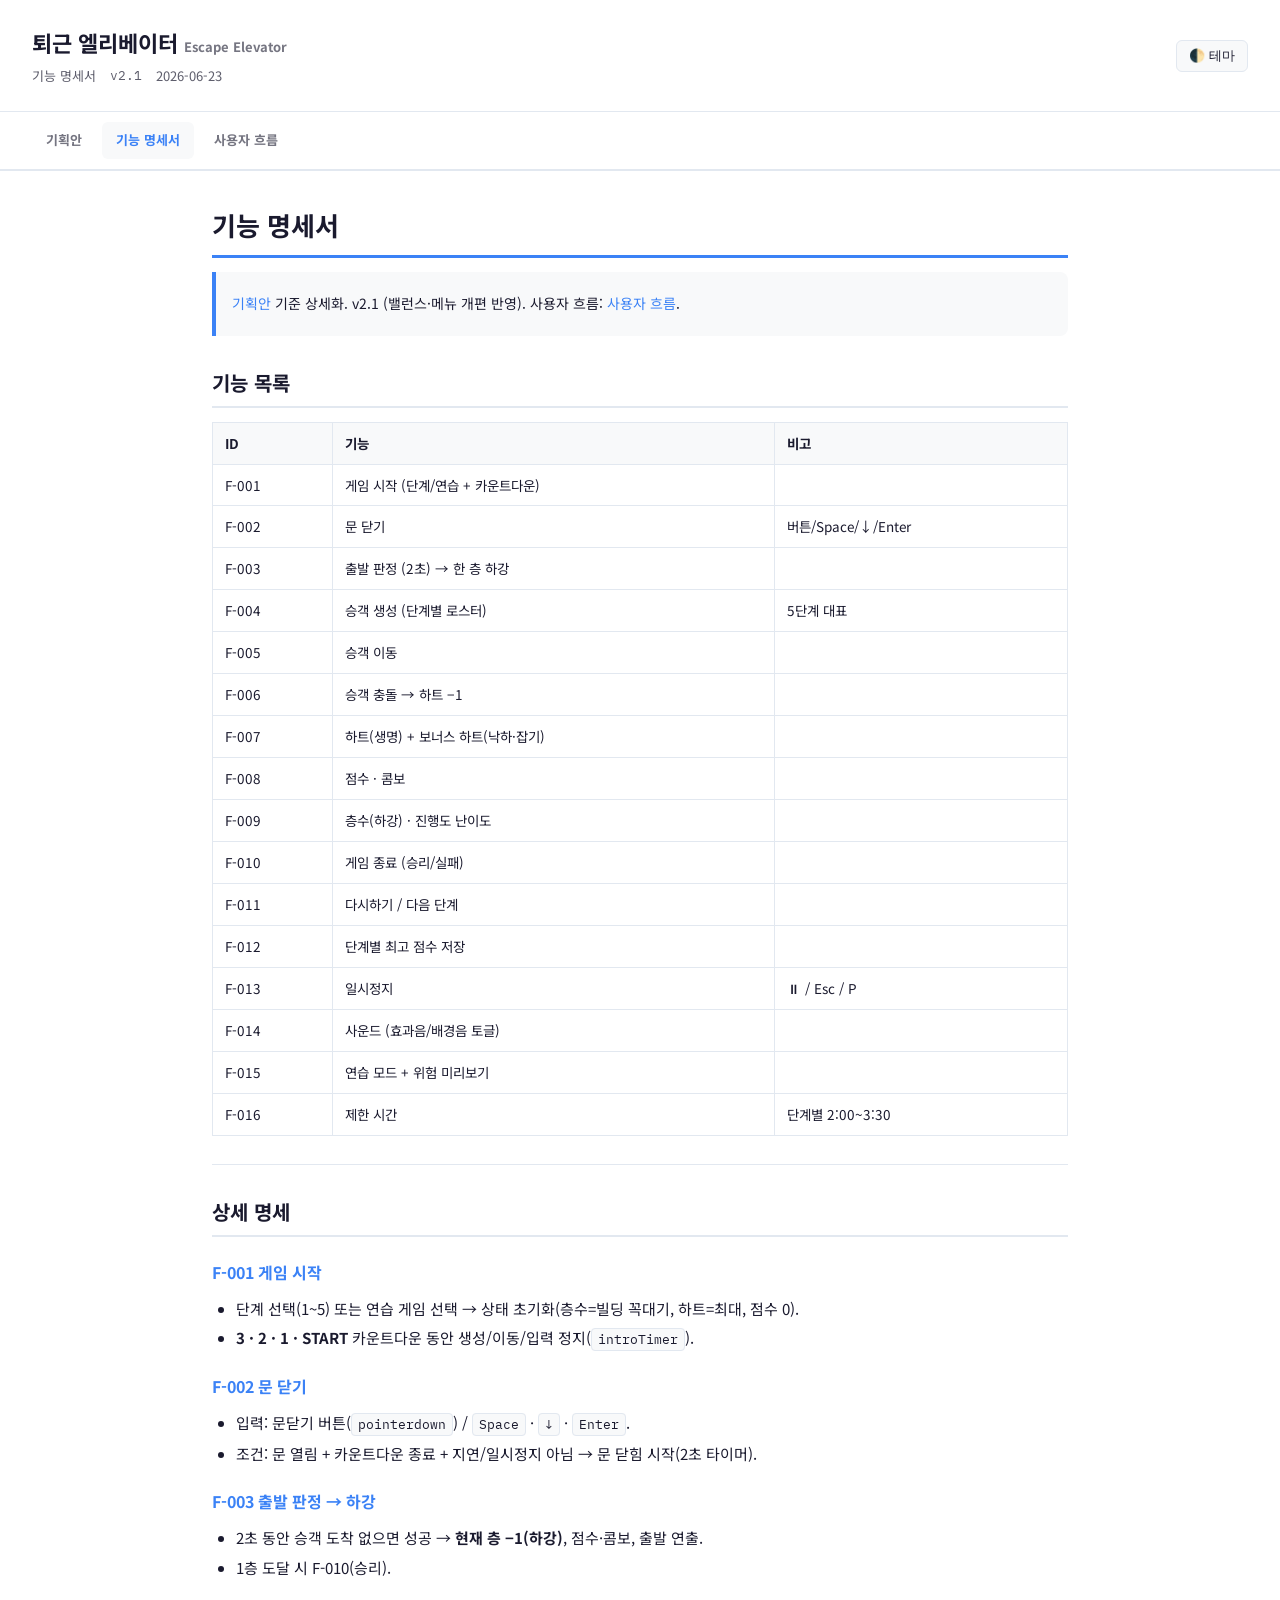
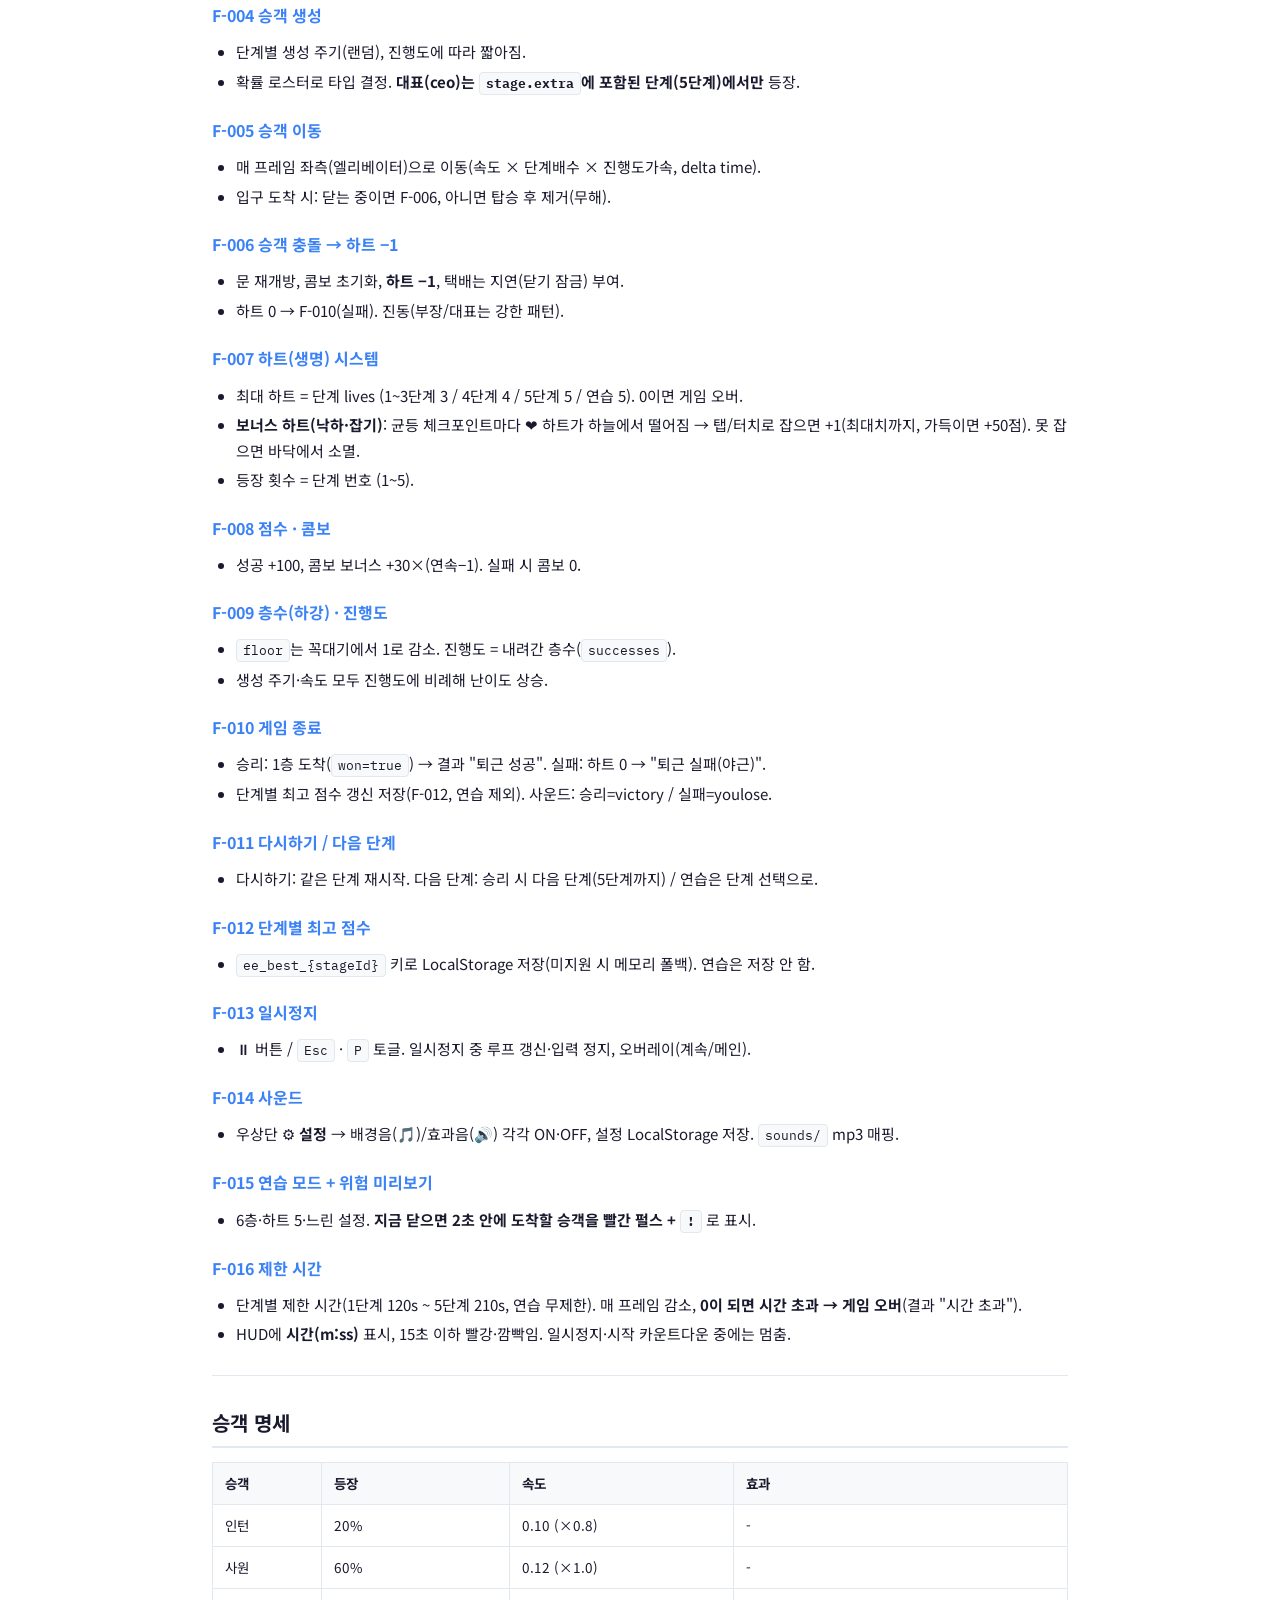
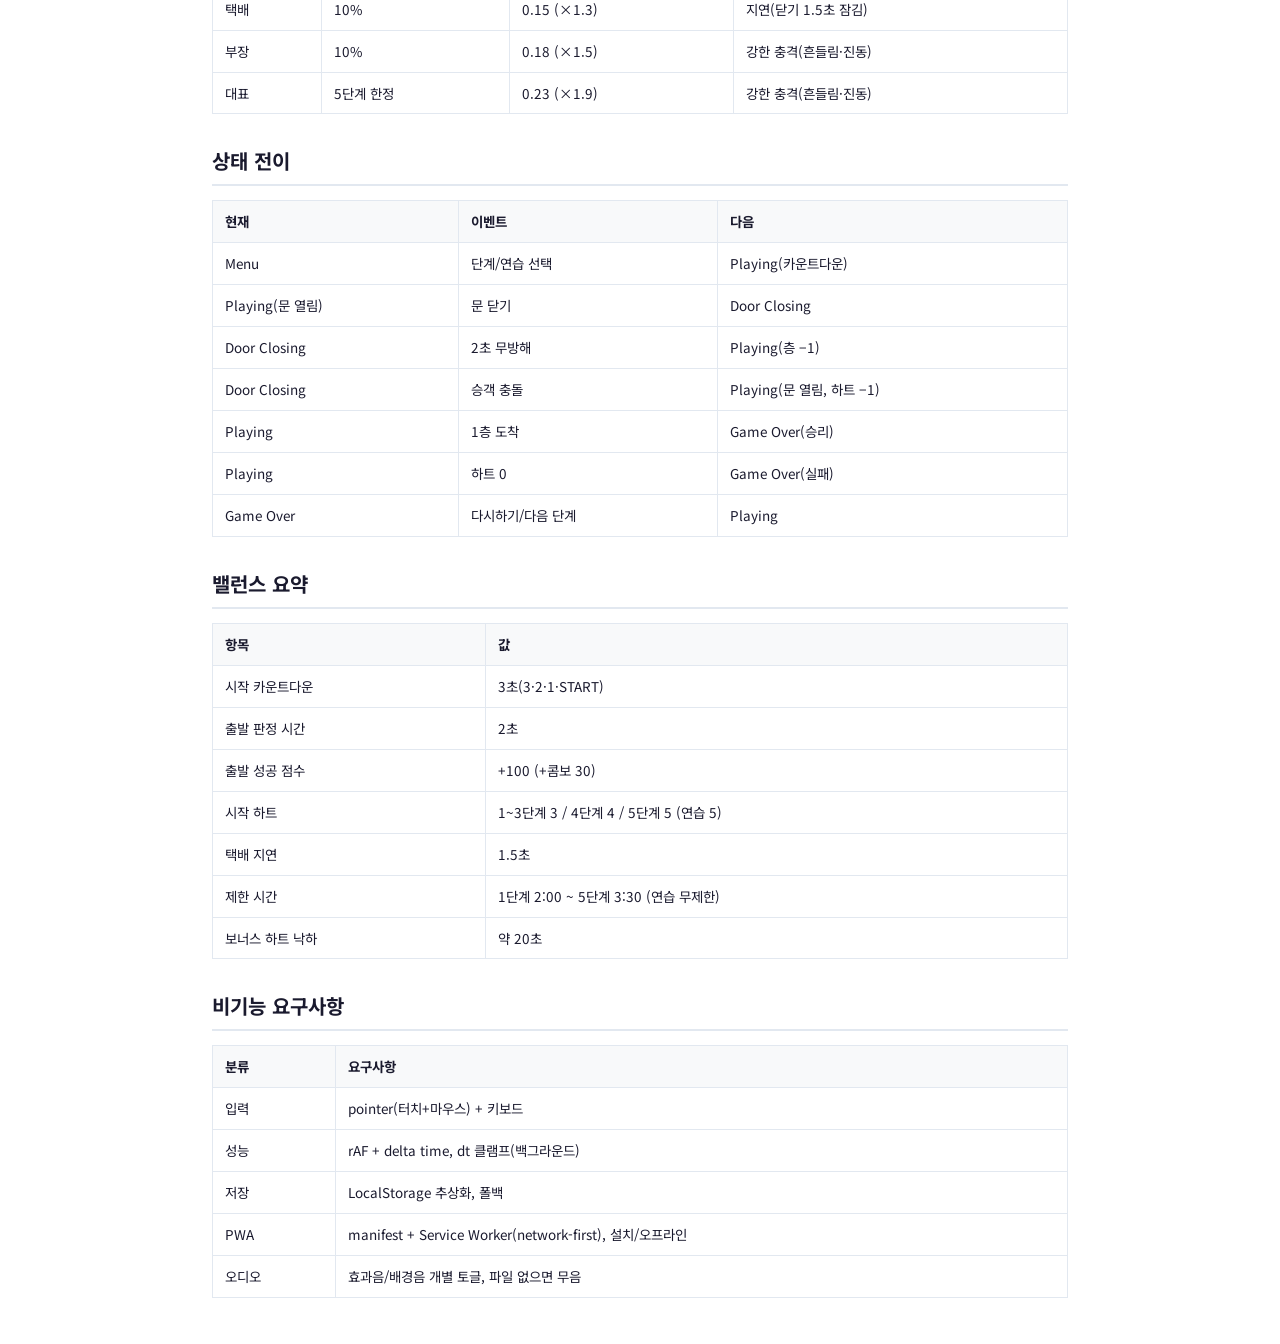
<file: docs/기능명세서.html>
<!DOCTYPE html>
<html lang="ko"><head><meta charset="UTF-8">
<meta name="viewport" content="width=device-width, initial-scale=1.0">
<title>퇴근 엘리베이터 — 기능 명세서</title>
<link href="https://fonts.googleapis.com/css2?family=Noto+Sans+KR:wght@400;700&family=IBM+Plex+Mono:wght@400;500&display=swap" rel="stylesheet">
<style>
:root{--bg:#fff;--surface:#f8f9fa;--text:#1a1a2e;--border:#e2e8f0;--mvp-yes:#10b981;--mvp-no:#ef4444;--mvp-partial:#f59e0b;--accent:#3b82f6;--radius:10px}
[data-theme="dark"]{--bg:#0f0f23;--surface:#1a1a2e;--text:#e2e8f0;--border:#2d2d44}
*{margin:0;padding:0;box-sizing:border-box}
html,body{height:100%}
body{font-family:'Noto Sans KR',system-ui,sans-serif;font-size:15px;line-height:1.7;color:var(--text);background:var(--bg);transition:background .3s,color .3s}
code,.mono{font-family:'IBM Plex Mono',monospace}
.header{padding:24px 32px;border-bottom:1px solid var(--border);display:flex;justify-content:space-between;align-items:center;flex-wrap:wrap;gap:12px;position:sticky;top:0;background:var(--bg);z-index:10}
.header h1{font-size:22px;font-weight:700}
.header-meta{display:flex;gap:14px;align-items:center;font-size:13px;opacity:.7;flex-wrap:wrap;margin-top:4px}
.docnav{display:flex;gap:6px;padding:10px 32px;border-bottom:2px solid var(--border);flex-wrap:wrap;overflow-x:auto}
.docnav a{padding:7px 14px;border-radius:6px;font-size:13px;font-weight:700;text-decoration:none;color:var(--text);opacity:.6;white-space:nowrap}
.docnav a:hover{opacity:1;background:var(--surface)}
.docnav a.active{opacity:1;color:var(--accent);background:var(--surface)}
.theme-toggle{cursor:pointer;padding:6px 12px;border:1px solid var(--border);border-radius:6px;background:var(--surface);color:var(--text);font-size:13px}
.doc{max-width:920px;margin:0 auto;padding:32px}
.doc h1{font-size:26px;font-weight:700;margin:36px 0 14px;padding-bottom:8px;border-bottom:3px solid var(--accent)}
.doc h1:first-child{margin-top:0}
.doc h2{font-size:20px;font-weight:700;margin:30px 0 12px;padding-bottom:6px;border-bottom:2px solid var(--border)}
.doc h3{font-size:16px;font-weight:700;margin:22px 0 8px;color:var(--accent)}
.doc p{margin:10px 0}.doc ul,.doc ol{margin:10px 0;padding-left:24px}.doc li{margin:4px 0}
.doc a{color:var(--accent);text-decoration:none}.doc a:hover{text-decoration:underline}
.doc hr{border:0;border-top:1px solid var(--border);margin:28px 0}
.doc table{width:100%;border-collapse:collapse;font-size:13.5px;margin:14px 0}
.doc th,.doc td{padding:9px 12px;border:1px solid var(--border);text-align:left;vertical-align:top}
.doc th{background:var(--surface);font-weight:700;white-space:nowrap}
[data-theme="dark"] .doc th{background:#2a2a4a}
.doc code{background:var(--surface);padding:2px 6px;border-radius:4px;font-size:13px;border:1px solid var(--border)}
.doc pre{background:var(--surface);border:1px solid var(--border);border-radius:8px;padding:14px 16px;overflow-x:auto;margin:14px 0}
.doc pre code{background:none;border:0;padding:0;font-size:13px;line-height:1.6}
.doc blockquote{margin:14px 0;padding:10px 16px;border-left:4px solid var(--accent);background:var(--surface);border-radius:0 8px 8px 0;font-size:14px}
@media(max-width:768px){.header,.docnav{padding-left:16px;padding-right:16px}.doc{padding:18px}}
</style></head><body>
<div class="header"><div><h1>퇴근 엘리베이터 <span style="font-size:13px;opacity:.6">Escape Elevator</span></h1>
<div class="header-meta"><span>기능 명세서</span><span class="mono">v2.1</span><span>2026-06-23</span></div></div>
<button class="theme-toggle" onclick="toggleTheme()">🌓 테마</button></div>
<div class="docnav"><a href="planning.html">기획안</a><a href="기능명세서.html" class="active">기능 명세서</a><a href="user-flow.html">사용자 흐름</a></div>
<div class="doc">
<h1>기능 명세서</h1>
<blockquote>
<p><a href="planning.html">기획안</a> 기준 상세화. v2.1 (밸런스·메뉴 개편 반영). 사용자 흐름: <a href="user-flow.html">사용자 흐름</a>.</p>
</blockquote>
<h2>기능 목록</h2>
<table>
<thead>
<tr>
<th>ID</th>
<th>기능</th>
<th>비고</th>
</tr>
</thead>
<tbody>
<tr>
<td>F-001</td>
<td>게임 시작 (단계/연습 + 카운트다운)</td>
<td></td>
</tr>
<tr>
<td>F-002</td>
<td>문 닫기</td>
<td>버튼/Space/↓/Enter</td>
</tr>
<tr>
<td>F-003</td>
<td>출발 판정 (2초) → 한 층 하강</td>
<td></td>
</tr>
<tr>
<td>F-004</td>
<td>승객 생성 (단계별 로스터)</td>
<td>5단계 대표</td>
</tr>
<tr>
<td>F-005</td>
<td>승객 이동</td>
<td></td>
</tr>
<tr>
<td>F-006</td>
<td>승객 충돌 → 하트 −1</td>
<td></td>
</tr>
<tr>
<td>F-007</td>
<td>하트(생명) + 보너스 하트(낙하·잡기)</td>
<td></td>
</tr>
<tr>
<td>F-008</td>
<td>점수 · 콤보</td>
<td></td>
</tr>
<tr>
<td>F-009</td>
<td>층수(하강) · 진행도 난이도</td>
<td></td>
</tr>
<tr>
<td>F-010</td>
<td>게임 종료 (승리/실패)</td>
<td></td>
</tr>
<tr>
<td>F-011</td>
<td>다시하기 / 다음 단계</td>
<td></td>
</tr>
<tr>
<td>F-012</td>
<td>단계별 최고 점수 저장</td>
<td></td>
</tr>
<tr>
<td>F-013</td>
<td>일시정지</td>
<td>⏸ / Esc / P</td>
</tr>
<tr>
<td>F-014</td>
<td>사운드 (효과음/배경음 토글)</td>
<td></td>
</tr>
<tr>
<td>F-015</td>
<td>연습 모드 + 위험 미리보기</td>
<td></td>
</tr>
<tr>
<td>F-016</td>
<td>제한 시간</td>
<td>단계별 2:00~3:30</td>
</tr>
</tbody>
</table>
<hr />
<h2>상세 명세</h2>
<h3>F-001 게임 시작</h3>
<ul>
<li>단계 선택(1~5) 또는 연습 게임 선택 → 상태 초기화(층수=빌딩 꼭대기, 하트=최대, 점수 0).</li>
<li><strong>3 · 2 · 1 · START</strong> 카운트다운 동안 생성/이동/입력 정지(<code>introTimer</code>).</li>
</ul>
<h3>F-002 문 닫기</h3>
<ul>
<li>입력: 문닫기 버튼(<code>pointerdown</code>) / <code>Space</code> · <code>↓</code> · <code>Enter</code>.</li>
<li>조건: 문 열림 + 카운트다운 종료 + 지연/일시정지 아님 → 문 닫힘 시작(2초 타이머).</li>
</ul>
<h3>F-003 출발 판정 → 하강</h3>
<ul>
<li>2초 동안 승객 도착 없으면 성공 → <strong>현재 층 −1(하강)</strong>, 점수·콤보, 출발 연출.</li>
<li>1층 도달 시 F-010(승리).</li>
</ul>
<h3>F-004 승객 생성</h3>
<ul>
<li>단계별 생성 주기(랜덤), 진행도에 따라 짧아짐.</li>
<li>확률 로스터로 타입 결정. <strong>대표(ceo)는 <code>stage.extra</code>에 포함된 단계(5단계)에서만</strong> 등장.</li>
</ul>
<h3>F-005 승객 이동</h3>
<ul>
<li>매 프레임 좌측(엘리베이터)으로 이동(속도 × 단계배수 × 진행도가속, delta time).</li>
<li>입구 도착 시: 닫는 중이면 F-006, 아니면 탑승 후 제거(무해).</li>
</ul>
<h3>F-006 승객 충돌 → 하트 −1</h3>
<ul>
<li>문 재개방, 콤보 초기화, <strong>하트 −1</strong>, 택배는 지연(닫기 잠금) 부여.</li>
<li>하트 0 → F-010(실패). 진동(부장/대표는 강한 패턴).</li>
</ul>
<h3>F-007 하트(생명) 시스템</h3>
<ul>
<li>최대 하트 = 단계 lives (1~3단계 3 / 4단계 4 / 5단계 5 / 연습 5). 0이면 게임 오버.</li>
<li><strong>보너스 하트(낙하·잡기)</strong>: 균등 체크포인트마다 ❤️ 하트가 하늘에서 떨어짐 → 탭/터치로 잡으면 +1(최대치까지, 가득이면 +50점). 못 잡으면 바닥에서 소멸.</li>
<li>등장 횟수 = 단계 번호 (1~5).</li>
</ul>
<h3>F-008 점수 · 콤보</h3>
<ul>
<li>성공 +100, 콤보 보너스 +30×(연속−1). 실패 시 콤보 0.</li>
</ul>
<h3>F-009 층수(하강) · 진행도</h3>
<ul>
<li><code>floor</code>는 꼭대기에서 1로 감소. 진행도 = 내려간 층수(<code>successes</code>).</li>
<li>생성 주기·속도 모두 진행도에 비례해 난이도 상승.</li>
</ul>
<h3>F-010 게임 종료</h3>
<ul>
<li>승리: 1층 도착(<code>won=true</code>) → 결과 "퇴근 성공". 실패: 하트 0 → "퇴근 실패(야근)".</li>
<li>단계별 최고 점수 갱신 저장(F-012, 연습 제외). 사운드: 승리=victory / 실패=youlose.</li>
</ul>
<h3>F-011 다시하기 / 다음 단계</h3>
<ul>
<li>다시하기: 같은 단계 재시작. 다음 단계: 승리 시 다음 단계(5단계까지) / 연습은 단계 선택으로.</li>
</ul>
<h3>F-012 단계별 최고 점수</h3>
<ul>
<li><code>ee_best_{stageId}</code> 키로 LocalStorage 저장(미지원 시 메모리 폴백). 연습은 저장 안 함.</li>
</ul>
<h3>F-013 일시정지</h3>
<ul>
<li>⏸ 버튼 / <code>Esc</code> · <code>P</code> 토글. 일시정지 중 루프 갱신·입력 정지, 오버레이(계속/메인).</li>
</ul>
<h3>F-014 사운드</h3>
<ul>
<li>우상단 <strong>⚙ 설정</strong> → 배경음(🎵)/효과음(🔊) 각각 ON·OFF, 설정 LocalStorage 저장. <code>sounds/</code> mp3 매핑.</li>
</ul>
<h3>F-015 연습 모드 + 위험 미리보기</h3>
<ul>
<li>6층·하트 5·느린 설정. <strong>지금 닫으면 2초 안에 도착할 승객을 빨간 펄스 + <code>!</code></strong> 로 표시.</li>
</ul>
<h3>F-016 제한 시간</h3>
<ul>
<li>단계별 제한 시간(1단계 120s ~ 5단계 210s, 연습 무제한). 매 프레임 감소, <strong>0이 되면 시간 초과 → 게임 오버</strong>(결과 "시간 초과").</li>
<li>HUD에 <strong>시간(m:ss)</strong> 표시, 15초 이하 빨강·깜빡임. 일시정지·시작 카운트다운 중에는 멈춤.</li>
</ul>
<hr />
<h2>승객 명세</h2>
<table>
<thead>
<tr>
<th>승객</th>
<th>등장</th>
<th>속도</th>
<th>효과</th>
</tr>
</thead>
<tbody>
<tr>
<td>인턴</td>
<td>20%</td>
<td>0.10 (×0.8)</td>
<td>-</td>
</tr>
<tr>
<td>사원</td>
<td>60%</td>
<td>0.12 (×1.0)</td>
<td>-</td>
</tr>
<tr>
<td>택배</td>
<td>10%</td>
<td>0.15 (×1.3)</td>
<td>지연(닫기 1.5초 잠김)</td>
</tr>
<tr>
<td>부장</td>
<td>10%</td>
<td>0.18 (×1.5)</td>
<td>강한 충격(흔들림·진동)</td>
</tr>
<tr>
<td>대표</td>
<td>5단계 한정</td>
<td>0.23 (×1.9)</td>
<td>강한 충격(흔들림·진동)</td>
</tr>
</tbody>
</table>
<h2>상태 전이</h2>
<table>
<thead>
<tr>
<th>현재</th>
<th>이벤트</th>
<th>다음</th>
</tr>
</thead>
<tbody>
<tr>
<td>Menu</td>
<td>단계/연습 선택</td>
<td>Playing(카운트다운)</td>
</tr>
<tr>
<td>Playing(문 열림)</td>
<td>문 닫기</td>
<td>Door Closing</td>
</tr>
<tr>
<td>Door Closing</td>
<td>2초 무방해</td>
<td>Playing(층 −1)</td>
</tr>
<tr>
<td>Door Closing</td>
<td>승객 충돌</td>
<td>Playing(문 열림, 하트 −1)</td>
</tr>
<tr>
<td>Playing</td>
<td>1층 도착</td>
<td>Game Over(승리)</td>
</tr>
<tr>
<td>Playing</td>
<td>하트 0</td>
<td>Game Over(실패)</td>
</tr>
<tr>
<td>Game Over</td>
<td>다시하기/다음 단계</td>
<td>Playing</td>
</tr>
</tbody>
</table>
<h2>밸런스 요약</h2>
<table>
<thead>
<tr>
<th>항목</th>
<th>값</th>
</tr>
</thead>
<tbody>
<tr>
<td>시작 카운트다운</td>
<td>3초(3·2·1·START)</td>
</tr>
<tr>
<td>출발 판정 시간</td>
<td>2초</td>
</tr>
<tr>
<td>출발 성공 점수</td>
<td>+100 (+콤보 30)</td>
</tr>
<tr>
<td>시작 하트</td>
<td>1~3단계 3 / 4단계 4 / 5단계 5 (연습 5)</td>
</tr>
<tr>
<td>택배 지연</td>
<td>1.5초</td>
</tr>
<tr>
<td>제한 시간</td>
<td>1단계 2:00 ~ 5단계 3:30 (연습 무제한)</td>
</tr>
<tr>
<td>보너스 하트 낙하</td>
<td>약 20초</td>
</tr>
</tbody>
</table>
<h2>비기능 요구사항</h2>
<table>
<thead>
<tr>
<th>분류</th>
<th>요구사항</th>
</tr>
</thead>
<tbody>
<tr>
<td>입력</td>
<td>pointer(터치+마우스) + 키보드</td>
</tr>
<tr>
<td>성능</td>
<td>rAF + delta time, dt 클램프(백그라운드)</td>
</tr>
<tr>
<td>저장</td>
<td>LocalStorage 추상화, 폴백</td>
</tr>
<tr>
<td>PWA</td>
<td>manifest + Service Worker(network-first), 설치/오프라인</td>
</tr>
<tr>
<td>오디오</td>
<td>효과음/배경음 개별 토글, 파일 없으면 무음</td>
</tr>
</tbody>
</table>
</div>
<script>
function toggleTheme(){var e=document.documentElement;e.setAttribute('data-theme',e.getAttribute('data-theme')==='dark'?'light':'dark');try{localStorage.setItem('ee-theme',e.getAttribute('data-theme'))}catch(x){}}
(function(){try{var t=localStorage.getItem('ee-theme');if(t)document.documentElement.setAttribute('data-theme',t)}catch(x){}})();
</script></body></html>
</file>
<file: styles.css>
/* styles.css — 퇴근 엘리베이터 (모바일 우선, DOM 렌더링) */
:root{
  --bg:#0f1020; --frame:#14152b; --surface:#1e2040; --surface2:#272a52;
  --text:#eef0ff; --muted:#9aa0c8; --border:#2d2f5a;
  --accent:#3b82f6; --accent2:#60a5fa;
  --good:#10b981; --warn:#f59e0b; --bad:#ef4444;
  --radius:14px;
}
*{margin:0;padding:0;box-sizing:border-box}
html,body{height:100%}
body{
  font-family:'Noto Sans KR',system-ui,sans-serif;
  background:radial-gradient(120% 80% at 50% 0%, #1b1d3a 0%, var(--bg) 60%);
  color:var(--text);
  display:flex;align-items:center;justify-content:center;
  overflow:hidden;
  -webkit-user-select:none;user-select:none;
  -webkit-tap-highlight-color:transparent;
  touch-action:manipulation;
}

/* ===== 프레임 ===== */
#app{
  position:relative;width:100%;max-width:480px;height:100dvh;max-height:920px;
  background:var(--frame);overflow:hidden;box-shadow:0 20px 60px rgba(0,0,0,.5);
}
@media(min-width:520px){ #app{border-radius:24px;height:min(92dvh,900px)} }

.screen{position:absolute;inset:0;display:none;flex-direction:column}
.screen.active{display:flex}

/* ===== 버튼 공통 ===== */
.btn-primary{appearance:none;border:0;cursor:pointer;
  background:linear-gradient(135deg,var(--accent),var(--accent2));
  color:#fff;font-family:inherit;font-weight:900;font-size:18px;
  padding:16px 34px;border-radius:999px;box-shadow:0 8px 24px rgba(59,130,246,.45);
  transition:transform .1s, box-shadow .2s}
.btn-primary:active{transform:translateY(2px) scale(.98);box-shadow:0 4px 14px rgba(59,130,246,.4)}
.btn-ghost{appearance:none;cursor:pointer;background:none;border:1px solid var(--border);
  color:var(--muted);font-family:inherit;font-weight:700;font-size:14px;
  padding:11px 26px;border-radius:999px;margin-top:10px}
.btn-ghost:active{transform:scale(.97)}

/* ===== 메인 화면 ===== */
#menu{overflow-y:auto}
.menu-inner{margin:auto;text-align:center;padding:calc(26px + env(safe-area-inset-top)) 24px 26px;display:flex;flex-direction:column;align-items:center;gap:6px}
.logo{font-size:64px;filter:drop-shadow(0 10px 24px rgba(59,130,246,.5));animation:bob 2.4s ease-in-out infinite}
#menu h1{font-size:30px;font-weight:900;letter-spacing:-1px;margin-top:2px}
#menu .subtitle{font-size:11px;letter-spacing:4px;color:var(--accent2);font-weight:700}
#menu .tagline{color:var(--muted);font-size:13px;line-height:1.65;margin:10px 0 2px;max-width:300px}
#menu .tag-cta{color:var(--accent2);font-weight:900;font-size:15px;margin:6px 0 0;letter-spacing:-.2px}

/* 메뉴 액션 버튼 (네모 박스 가로 한 줄) */
.menu-actions{display:flex;flex-direction:column;gap:11px;width:100%;max-width:270px;margin-top:22px}
.menu-act{width:100%;text-align:center;padding:16px;border:1px solid var(--border);border-radius:14px;
  background:linear-gradient(180deg,var(--surface),var(--frame));color:var(--text);
  font-family:inherit;font-weight:800;font-size:16px;letter-spacing:-.3px;cursor:pointer;
  transition:transform .12s, box-shadow .2s, background .2s, border-color .2s}
.menu-act:hover{transform:translateY(-2px)}
.menu-act:active{transform:scale(.98)}
.menu-act.primary{background:linear-gradient(140deg,var(--accent),var(--accent2));color:#fff;border-color:transparent;
  font-size:18px;padding:18px;box-shadow:0 10px 26px rgba(59,130,246,.45)}
.menu-act.primary:hover{box-shadow:0 14px 32px rgba(59,130,246,.55)}
.menu-act.practice{border-color:rgba(139,92,246,.5);color:#c4b5fd}
.menu-act.practice:hover{background:linear-gradient(180deg,rgba(139,92,246,.16),var(--frame))}
.menu-links{display:flex;gap:10px;margin-top:2px}
.menu-link{flex:1;appearance:none;background:none;border:1px solid var(--border);color:var(--muted);
  font-family:inherit;font-weight:700;font-size:13px;padding:10px 8px;border-radius:10px;cursor:pointer;transition:.15s}
.menu-link:hover{color:var(--text);border-color:var(--accent2)}
.menu-link:active{transform:scale(.97)}
.version{margin-top:18px;font-size:11px;color:var(--muted);opacity:.55;letter-spacing:.06em}

/* 규칙 카드 */
.rules{margin-top:16px;width:100%;max-width:340px;text-align:left;
  background:var(--surface);border:1px solid var(--border);border-radius:14px;padding:14px 16px;margin-bottom:20px}
.rules-title{font-weight:900;font-size:14px;margin-bottom:10px}
.rules-list{list-style:none;counter-reset:rule;display:flex;flex-direction:column;gap:12px;font-size:13.5px;color:var(--muted);line-height:1.6}
.rules-list li{position:relative;padding-left:30px;counter-increment:rule}
.rules-list li::before{content:counter(rule);position:absolute;left:0;top:1px;width:21px;height:21px;
  display:grid;place-items:center;background:var(--accent);color:#fff;border-radius:50%;
  font-size:11px;font-weight:900;line-height:1}
.rules-list b{color:var(--text)}
.rules-diagram{display:flex;flex-direction:column;gap:11px;font-size:13px;font-weight:700;color:var(--muted)}
.rules-diagram .rd-row{display:flex;align-items:center;gap:6px;flex-wrap:wrap;line-height:1.3}
.rd-ic{font-size:21px;font-weight:400;line-height:1}
.rd-ar{font-style:normal;color:var(--accent2);font-weight:900;font-size:12px;margin:0 1px}
.rd-badge{background:rgba(59,130,246,.18);color:var(--accent2);border:1px solid rgba(59,130,246,.45);border-radius:6px;padding:1px 7px;font-size:12px;font-weight:900}
.rd-eq{color:var(--text);font-weight:900;margin-left:2px}
.rd-hp{color:#fb7185;font-weight:900}
.rules-pax{display:grid;grid-template-columns:repeat(5,1fr);gap:5px;margin-top:13px}
.pax{display:flex;flex-direction:column;align-items:center;justify-content:flex-start;gap:3px;
  padding:7px 1px;border-radius:10px;border:1px solid var(--border);background:var(--frame)}
.pax span{font-size:16px;width:30px;height:30px;border-radius:50%;display:grid;place-items:center;
  border:2px solid rgba(255,255,255,.5);box-shadow:0 0 8px var(--pc)}
.pax b{font-size:10.5px;font-weight:800;color:var(--text)}
.pax i{font-size:9px;font-style:normal;font-weight:900;white-space:nowrap}
.pax .pax-spd{font-size:9px;font-style:normal;font-weight:700;color:var(--muted);margin-top:1px}
.pax .pax-eff{font-size:8px;font-style:normal;font-weight:700;color:#fbbf24;line-height:1.15;text-align:center;margin-top:2px}
.pax.low{--pc:#10b981}.pax.low span{background:#10b981}.pax.low i{color:#34d399}
.pax.mid{--pc:#3b82f6}.pax.mid span{background:#3b82f6}.pax.mid i{color:#60a5fa}
.pax.high{--pc:#f59e0b}.pax.high span{background:#f59e0b}.pax.high i{color:#fbbf24}
.pax.max{--pc:#ef4444}.pax.max span{background:#ef4444}.pax.max i{color:#f87171}
.pax.ceo{--pc:#a855f7}.pax.ceo span{background:#a855f7}.pax.ceo i{color:#c4b5fd}

/* ===== 게임 방법 ===== */
#helpScreen{overflow-y:auto}
.help-inner{margin:auto;width:100%;max-width:360px;padding:calc(26px + env(safe-area-inset-top)) 24px 26px;display:flex;flex-direction:column;gap:6px}
.help-rules{list-style:none;display:flex;flex-direction:column;gap:13px;font-size:14px;color:var(--muted);margin:10px 0 4px}
.help-rules li{position:relative;padding-left:16px;line-height:1.5}
.help-rules li::before{content:"·";position:absolute;left:3px;top:-1px;color:var(--accent2);font-weight:900;font-size:18px}
.help-rules b{color:var(--text)}
.help-sub{font-size:14px;font-weight:800;color:var(--muted);margin-top:16px;margin-bottom:2px}
.help-sub.good{color:#34d399}
.help-sub.bad{color:#fb7185}
.help-line{font-size:13.5px;color:var(--muted);line-height:1.6;margin:3px 0 4px;padding-left:2px}
.help-line b{color:var(--text)}
.help-card{background:var(--surface);border:1px solid var(--border);border-left:3px solid var(--border);
  border-radius:4px;padding:12px 14px;margin-bottom:11px}
.help-card.win{border-left-color:#10b981}
.help-card.lose{border-left-color:#ef4444}
.help-card.tip{border-left-color:#f59e0b}
.help-card.pax{border-left-color:#8b5cf6}
.help-card .help-sub{margin-top:0;margin-bottom:6px}
.help-card .help-line{margin:0;padding-left:0}
.help-card .help-rules{margin:6px 0 0}
.help-card .rules-pax{margin-top:8px}

/* ===== 단계 선택 ===== */
#stageScreen{overflow-y:auto}
.stage-inner{margin:auto;width:100%;max-width:380px;padding:calc(26px + env(safe-area-inset-top)) 22px 26px;display:flex;flex-direction:column;gap:12px}
.back-btn{align-self:flex-start;appearance:none;background:none;border:0;color:var(--muted);
  font-family:inherit;font-size:14px;font-weight:700;cursor:pointer;padding:4px 0}
.stage-h{font-size:24px;font-weight:900;margin-bottom:2px}
.stage-sub{font-size:12.5px;color:var(--muted);margin-bottom:8px}
.stage-sub b{color:var(--accent2)}
.stage-list{display:flex;flex-direction:column;gap:10px}
.stage-card{appearance:none;cursor:pointer;text-align:left;font-family:inherit;color:var(--text);
  display:flex;align-items:center;gap:14px;padding:14px 16px;border-radius:14px;
  background:var(--surface);border:1px solid var(--border);border-left-width:5px;transition:transform .1s,box-shadow .2s}
.stage-card:active{transform:scale(.98)}
.stage-card .sc-emoji{font-size:30px;width:42px;text-align:center}
.stage-card .sc-text{flex:1;display:flex;flex-direction:column;gap:2px}
.stage-card .sc-text b{font-size:15px;font-weight:900}
.stage-card .sc-text i{font-size:11.5px;font-style:normal;color:var(--muted)}
.stage-card .sc-meta{display:flex;flex-direction:column;align-items:flex-end;gap:4px}
.stage-card .dots{font-size:11px;letter-spacing:1px}
.stage-card .sc-heart{font-size:11px;font-weight:800;color:#f87171}
.stage-card .sc-best{font-size:11px;color:var(--muted)}
.stage-card .sc-floor{font-size:11px;color:var(--muted)}
.stage-card .sc-floor b{color:var(--accent2);font-weight:900}
.stage-card .sc-best b{color:var(--accent2);font-weight:900}
.stage-card.s1{border-left-color:#10b981}.stage-card.s1 .dots{color:#10b981}
.stage-card.s2{border-left-color:#3b82f6}.stage-card.s2 .dots{color:#3b82f6}
.stage-card.s3{border-left-color:#f59e0b}.stage-card.s3 .dots{color:#f59e0b}
.stage-card.s4{border-left-color:#ef4444}.stage-card.s4 .dots{color:#ef4444}
.stage-card.s5{border-left-color:#a855f7}.stage-card.s5 .dots{color:#a855f7}

/* ===== HUD ===== */
.hud{display:flex;align-items:center;gap:16px;padding:calc(16px + env(safe-area-inset-top)) 84px 6px 18px}
.stat{display:flex;flex-direction:column;line-height:1.05}
.stat .stat-l{font-size:10.5px;color:var(--muted);font-weight:700;letter-spacing:.02em}
.stat .stat-v{font-size:21px;font-weight:900}
.stat .stat-v b{font-size:21px;font-weight:900}
.stat.combo{display:none}
.stat.combo .stat-v{color:#fbbf24;display:flex;align-items:center;gap:1px;font-size:19px}
.stat.low .stat-v{color:var(--bad);animation:timePulse .8s ease infinite}
@keyframes timePulse{0%,100%{opacity:1}50%{opacity:.45}}
.hearts{margin-left:auto;display:flex;gap:3px;font-size:20px;line-height:1}
.hearts .heart{display:inline-block}
.hearts.hit{animation:heartsHit .4s ease}
.subbar{display:flex;align-items:center;gap:10px;padding:0 18px 10px}
.stage-tag{font-size:11.5px;font-weight:700;color:var(--muted);
  background:var(--surface);border:1px solid var(--border);padding:3px 10px;border-radius:999px}
.goal-tag{margin-left:auto;font-size:11.5px;font-weight:800;color:var(--accent2);
  background:rgba(59,130,246,.14);border:1px solid rgba(59,130,246,.4);padding:3px 11px;border-radius:999px}
.goal-tag.near{color:#34d399;background:rgba(16,185,129,.18);border-color:rgba(16,185,129,.5);animation:nearPulse .8s ease infinite}

/* ===== 무대 ===== */
.stage{position:relative;flex:1;overflow:hidden;margin:0 14px;border-radius:16px;
  background:linear-gradient(180deg,#191b38 0%,#15172e 100%);border:1px solid var(--border)}
.stage::after{content:"";position:absolute;left:0;right:0;bottom:0;height:54px;
  background:linear-gradient(180deg,rgba(59,130,246,.06),rgba(0,0,0,.25));border-top:2px solid rgba(255,255,255,.08)}

/* 엘리베이터 */
.elevator{position:absolute;left:0;top:0;bottom:0;width:96px;z-index:3;
  display:flex;flex-direction:column;align-items:center;
  background:linear-gradient(180deg,#2a2d57,#222447);
  border-right:3px solid #3a3d70;box-shadow:6px 0 18px rgba(0,0,0,.35)}
.ele-head{margin-top:8px;font-size:13px;font-weight:900;color:#fbbf24;
  background:#11132a;border:1px solid #3a3d70;border-radius:6px;padding:2px 10px;letter-spacing:1px}
.ele-head b{font-size:15px;display:inline-block}
.ele-cabin{position:absolute;left:10px;right:10px;bottom:0;top:46px;
  background:repeating-linear-gradient(180deg,#0d0f22,#0d0f22 10px,#0f1126 10px,#0f1126 20px);
  border-radius:6px 6px 0 0;overflow:hidden;border:2px solid #3a3d70;border-bottom:0}
.door{position:absolute;top:0;bottom:0;width:0;background:linear-gradient(90deg,#4a4e86,#3a3d70);transition:width .12s linear}
.door-left{left:0;border-right:1px solid #5b60a0}
.door-right{right:0;border-left:1px solid #5b60a0}
/* 하강 모션 */
.elevator.descend{animation:drop .85s ease}
.elevator.descend .ele-cabin{animation:cabinScrollDown .85s linear, glowDown .85s ease}
.elevator.descend::before{content:"";position:absolute;left:0;right:0;top:0;bottom:0;z-index:4;pointer-events:none;
  background:repeating-linear-gradient(180deg,transparent 0 14px,rgba(96,165,250,.55) 14px 18px);
  animation:speedlinesDown .85s linear;opacity:0}

/* 하강 진행 레일 (오른쪽) */
.descent-rail{position:absolute;top:10px;bottom:14px;right:7px;width:7px;z-index:4;
  background:rgba(255,255,255,.08);border-radius:999px}
.dr-fill{position:absolute;top:0;left:0;right:0;height:0;border-radius:999px;
  background:linear-gradient(180deg,var(--accent2),var(--accent));box-shadow:0 0 8px var(--accent);transition:height .25s ease}
.dr-fill::after{content:"🛗";position:absolute;bottom:-9px;left:50%;transform:translateX(-50%);font-size:14px;filter:drop-shadow(0 1px 2px #000)}
.dr-flag{position:absolute;bottom:-7px;left:50%;transform:translateX(-50%);font-size:15px}
.descent-rail.near .dr-fill{background:linear-gradient(180deg,#34d399,#10b981);box-shadow:0 0 12px #10b981}
.descent-rail.near{animation:nearPulse .8s ease infinite}

/* 밤하늘 별/불빛 (고층일수록 진하게, render에서 opacity 제어) */
.sky{position:absolute;inset:0;z-index:0;pointer-events:none;opacity:0;transition:opacity .4s;
  background-image:
    radial-gradient(1.5px 1.5px at 22% 16%, rgba(255,255,255,.95), transparent),
    radial-gradient(1.5px 1.5px at 68% 11%, rgba(255,255,255,.85), transparent),
    radial-gradient(1px 1px at 41% 26%, rgba(255,255,255,.7), transparent),
    radial-gradient(1.5px 1.5px at 85% 28%, rgba(255,255,255,.9), transparent),
    radial-gradient(1px 1px at 55% 7%, rgba(255,255,255,.7), transparent),
    radial-gradient(1px 1px at 12% 38%, rgba(255,255,255,.6), transparent),
    radial-gradient(2px 2px at 32% 6%, rgba(180,200,255,.85), transparent),
    radial-gradient(1.5px 1.5px at 90% 15%, rgba(255,240,200,.85), transparent),
    radial-gradient(1px 1px at 75% 22%, rgba(255,255,255,.6), transparent)}

/* 레인 / 승객 */
.lane{position:absolute;left:96px;right:16px;top:0;bottom:0;z-index:2}
.passenger{position:absolute;left:0;bottom:56px;width:54px;height:54px;will-change:transform}
.p-emoji{position:relative;width:50px;height:50px;border-radius:50%;display:grid;place-items:center;
  font-size:27px;background:var(--pc);border:2px solid rgba(255,255,255,.6);
  box-shadow:0 4px 10px rgba(0,0,0,.45), 0 0 16px var(--pc);animation:run .35s ease-in-out infinite}
.p-trait{position:absolute;top:-9px;right:-7px;z-index:2;font-size:13px;
  background:#11132a;border:1.5px solid var(--pc);border-radius:999px;padding:1px 4px;box-shadow:0 2px 5px rgba(0,0,0,.4)}
.p-name{position:absolute;left:50%;bottom:-15px;transform:translateX(-50%);z-index:2;
  font-size:11px;font-weight:900;color:#fff;white-space:nowrap;
  background:var(--pc);padding:1px 7px;border-radius:6px;box-shadow:0 2px 5px rgba(0,0,0,.45)}
.passenger[data-type="manager"] .p-emoji{font-size:29px;animation-duration:.26s}

.floor-line{position:absolute;left:96px;right:16px;bottom:52px;height:2px;background:rgba(255,255,255,.10);z-index:1}

/* 보너스 하트 아이템 (하늘에서 낙하 — 탭해서 잡기) */
.heart-item{position:absolute;left:0;top:6px;width:46px;height:46px;z-index:4;cursor:pointer;will-change:transform}
.heart-item .hi-emoji{display:grid;place-items:center;width:46px;height:46px;font-size:30px;
  filter:drop-shadow(0 0 10px rgba(244,63,94,.9));animation:heartFloat .9s ease-in-out infinite}
.heart-item::after{content:"탭!";position:absolute;top:-13px;left:50%;transform:translateX(-50%);
  font-size:9px;font-weight:900;color:#fb7185;white-space:nowrap}
@keyframes heartFloat{0%,100%{transform:translateY(0) scale(1)}50%{transform:translateY(-6px) scale(1.12)}}

/* 연출 */
.flash{position:absolute;inset:0;z-index:5;pointer-events:none;opacity:0}
.flash.show{animation:flashfade .28s ease}
.flash.success{background:radial-gradient(circle at 12% 60%,rgba(16,185,129,.55),transparent 60%)}
.flash.fail{background:radial-gradient(circle at 12% 60%,rgba(239,68,68,.55),transparent 60%)}
.float{position:absolute;left:60px;bottom:46%;z-index:6;font-weight:900;font-size:20px;pointer-events:none;
  text-shadow:0 2px 6px rgba(0,0,0,.6);animation:floatup .95s ease forwards}
.float.success{color:#34d399}
.float.fail{color:#f87171}
.float.heart{color:#fb7185}
.stage.shake{animation:shake .42s ease}
.stage.shake-strong{animation:shakeStrong .42s ease}

/* ===== 컨트롤 ===== */
.controls{padding:14px 18px calc(18px + env(safe-area-inset-bottom))}
.btn-close{position:relative;overflow:hidden;width:100%;appearance:none;border:0;cursor:pointer;
  font-family:inherit;font-weight:900;font-size:21px;color:#fff;padding:20px;border-radius:18px;
  background:linear-gradient(135deg,#ef4444,#f97316);box-shadow:0 10px 26px rgba(239,68,68,.4);transition:transform .08s,filter .2s}
.btn-close:active{transform:translateY(2px) scale(.99)}
.btn-close:disabled{filter:grayscale(.5) brightness(.8);cursor:default;
  background:linear-gradient(135deg,#475085,#5b6196);box-shadow:none}
.btn-close.bump{animation:bump .3s ease}
.close-fill{position:absolute;left:0;bottom:0;height:5px;width:0;background:rgba(255,255,255,.85)}
.key-hint{text-align:center;margin-top:9px;font-size:11px;color:var(--muted)}
.key-hint b{color:var(--text);background:var(--surface);border:1px solid var(--border);border-radius:5px;padding:1px 7px;font-size:11px;font-weight:700;margin:0 1px}

/* ===== 결과 화면 ===== */
.result-inner{margin:auto;text-align:center;padding:30px;display:flex;flex-direction:column;align-items:center;width:100%}
.result-emoji{font-size:64px}
#result h2{font-size:28px;font-weight:900;margin-top:4px}
.record-badge{display:none;margin-top:10px;background:linear-gradient(135deg,#f59e0b,#fbbf24);
  color:#3a2500;font-weight:900;font-size:13px;padding:6px 16px;border-radius:999px;animation:pulse 1s ease infinite}
.result-stage{margin-top:10px;color:var(--muted);font-size:13px;font-weight:700}
.result-score{margin:16px 0 14px;display:flex;flex-direction:column;gap:4px}
.result-score .lbl{color:var(--muted);font-size:13px;font-weight:700}
.result-score b{font-size:46px;font-weight:900;color:var(--accent2)}
.result-stats{width:100%;max-width:300px;background:var(--surface);border:1px solid var(--border);border-radius:14px;padding:6px 16px;margin-bottom:22px}
.result-stats .rs{display:flex;justify-content:space-between;padding:9px 0;font-size:14px;border-bottom:1px solid var(--border)}
.result-stats .rs:last-child{border-bottom:0}
.result-stats .rs span{color:var(--muted)}
.result-stats .rs b{font-weight:900}
.result-actions{display:flex;gap:10px;width:100%;max-width:320px;justify-content:center}
.result-actions .btn-primary{flex:1;padding:15px 10px;font-size:16px}

/* ===== 애니메이션 ===== */
@keyframes bob{0%,100%{transform:translateY(0)}50%{transform:translateY(-10px)}}
@keyframes run{0%,100%{transform:translateY(0) rotate(-3deg)}50%{transform:translateY(-5px) rotate(3deg)}}
@keyframes flashfade{0%{opacity:0}30%{opacity:1}100%{opacity:0}}
@keyframes floatup{0%{opacity:0;transform:translateY(8px)}20%{opacity:1}100%{opacity:0;transform:translateY(-44px)}}
@keyframes shake{0%,100%{transform:translateX(0)}20%{transform:translateX(-7px)}40%{transform:translateX(6px)}60%{transform:translateX(-4px)}80%{transform:translateX(3px)}}
@keyframes shakeStrong{0%,100%{transform:translateX(0)}15%{transform:translateX(-13px) rotate(-1deg)}35%{transform:translateX(11px) rotate(1deg)}55%{transform:translateX(-8px)}75%{transform:translateX(6px)}}
@keyframes bump{0%,100%{transform:scale(1)}50%{transform:scale(.96)}}
@keyframes pulse{0%,100%{transform:scale(1)}50%{transform:scale(1.07)}}
@keyframes heartsHit{0%,100%{transform:translateX(0)}25%{transform:translateX(-5px) scale(1.1)}50%{transform:translateX(4px)}75%{transform:translateX(-2px)}}
/* 하강 */
@keyframes drop{0%{transform:translateY(0)}20%{transform:translateY(-3px)}55%{transform:translateY(9px)}100%{transform:translateY(0)}}
@keyframes cabinScrollDown{from{background-position-y:0}to{background-position-y:-60px}}
@keyframes glowDown{0%{box-shadow:inset 0 0 0 rgba(96,165,250,0)}40%{box-shadow:inset 0 40px 30px rgba(96,165,250,.5)}100%{box-shadow:inset 0 0 0 rgba(96,165,250,0)}}
@keyframes speedlinesDown{0%{opacity:0;background-position-y:0}25%{opacity:.75}100%{opacity:0;background-position-y:120px}}
@keyframes nearPulse{0%,100%{filter:brightness(1)}50%{filter:brightness(1.4)}}
@keyframes pop{0%{transform:translateY(6px) scale(.7);color:#34d399}55%{transform:translateY(-3px) scale(1.35);color:#34d399}100%{transform:translateY(0) scale(1)}}
.pop{animation:pop .5s ease}

/* ===== 음소거 / 일시정지 버튼 ===== */
.settings-wrap{position:absolute;top:calc(10px + env(safe-area-inset-top));right:calc(10px + env(safe-area-inset-right));z-index:50}
.settings-btn{width:34px;height:34px;border:0;border-radius:50%;background:rgba(0,0,0,.42);color:#fff;font-size:16px;cursor:pointer;line-height:1}
.settings-btn:active{transform:scale(.92)}
.settings-panel{position:absolute;top:42px;right:0;display:none;flex-direction:column;gap:6px;
  background:var(--surface);border:1px solid var(--border);border-radius:12px;padding:8px;min-width:164px;
  box-shadow:0 12px 32px rgba(0,0,0,.55)}
.settings-panel.open{display:flex}
.set-row{display:flex;align-items:center;justify-content:space-between;gap:14px;width:100%;
  appearance:none;border:0;cursor:pointer;background:var(--frame);color:var(--text);
  font-family:inherit;font-size:13px;font-weight:700;padding:9px 12px;border-radius:8px}
.set-row:active{transform:scale(.98)}
.set-state{font-size:12px;font-weight:900;color:var(--good)}
.set-row.off{opacity:.75}
.set-row.off .set-state{color:var(--muted)}
.set-row.set-quit{justify-content:center;color:#fca5a5;font-weight:800;margin-top:2px}
.set-row.set-quit:hover{background:rgba(239,68,68,.14)}
.icon-btn{width:30px;height:30px;border:1px solid var(--border);border-radius:8px;background:var(--surface);
  color:var(--text);font-size:13px;cursor:pointer;flex-shrink:0}
.icon-btn:active{transform:scale(.92)}

/* ===== 출발 카운트다운 ===== */
.countdown{position:absolute;top:42%;left:54%;transform:translate(-50%,-50%);z-index:6;
  font-size:96px;font-weight:900;color:#fff;opacity:0;pointer-events:none;text-shadow:0 6px 22px rgba(0,0,0,.65)}
.countdown.show{animation:countPop .55s ease}
.countdown.go{font-size:56px;color:#34d399}
@keyframes countPop{0%{opacity:0;transform:translate(-50%,-50%) scale(.4)}30%{opacity:1;transform:translate(-50%,-50%) scale(1.15)}100%{opacity:0;transform:translate(-50%,-50%) scale(1)}}

/* ===== 일시정지 오버레이 ===== */
.pause-overlay{position:absolute;inset:0;z-index:30;display:none;align-items:center;justify-content:center;
  background:rgba(8,9,20,.8)}
.pause-overlay.show{display:flex}
.pause-box{display:flex;flex-direction:column;align-items:center;gap:10px;width:70%;max-width:240px}
.pause-box .btn-primary,.pause-box .btn-ghost{width:100%}
.pause-title{font-size:26px;font-weight:900;margin-bottom:10px}

/* ===== 연습 모드 위험 표시 ===== */
.passenger.danger .p-emoji{border-color:#fff;animation:dangerPulse .55s ease-in-out infinite}
.passenger.danger::before{content:"!";position:absolute;top:-22px;left:50%;transform:translateX(-50%);z-index:3;
  color:#ef4444;font-weight:900;font-size:17px;text-shadow:0 1px 3px #000}
@keyframes dangerPulse{0%,100%{box-shadow:0 0 0 0 rgba(239,68,68,.65)}50%{box-shadow:0 0 0 9px rgba(239,68,68,0)}}

/* ===== 하트 획득 팝 ===== */
.hearts.pop{animation:heartsPop .4s ease}
@keyframes heartsPop{0%,100%{transform:scale(1)}40%{transform:scale(1.28)}}
</file>
